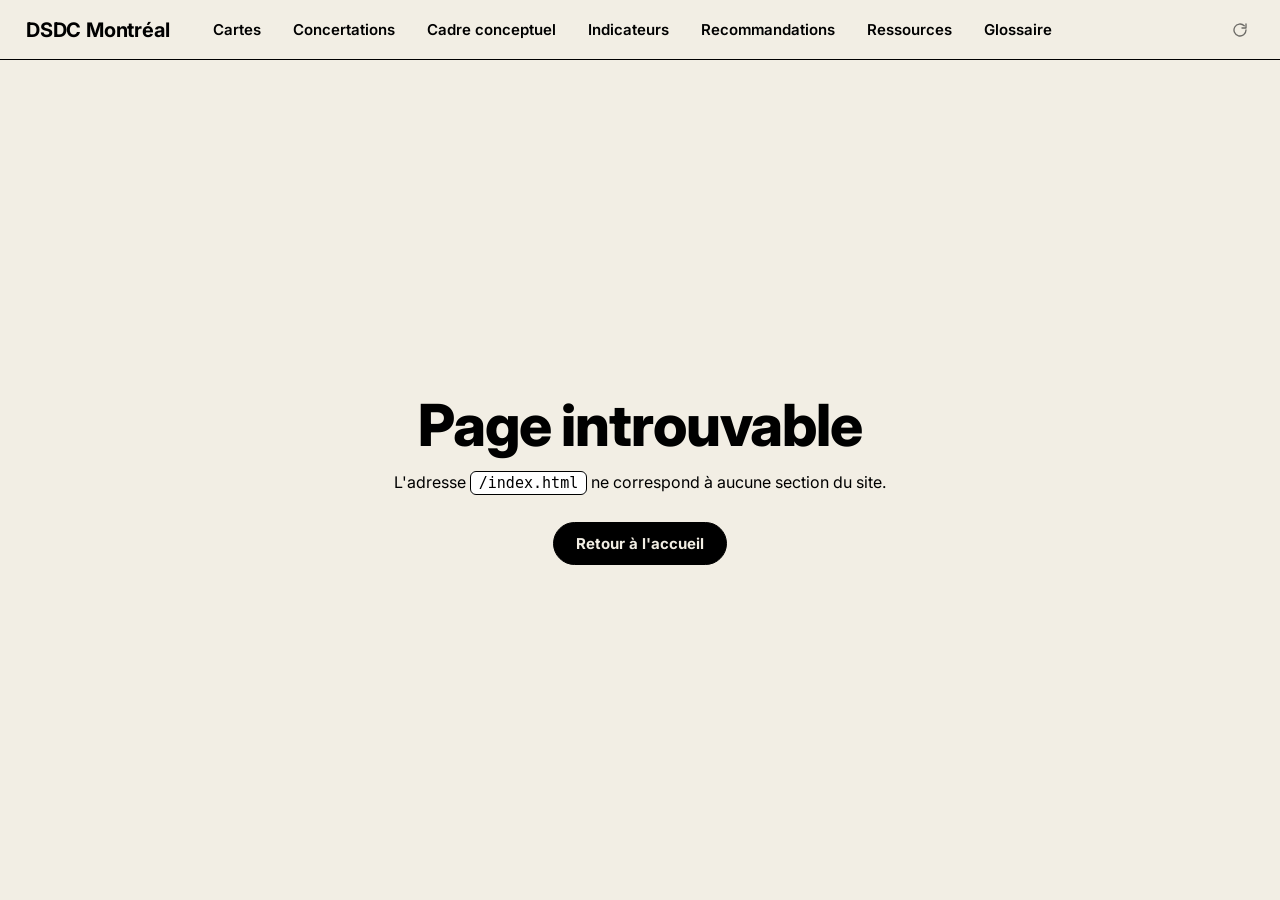
<file: index.html>
<!DOCTYPE html>
<html lang="fr">
<head>
<meta charset="UTF-8">
<meta name="viewport" content="width=device-width, initial-scale=1.0">
<base href="/">
<script>
/* Restaure l'URL propre encodée par 404.html (routage par onglet sur GitHub Pages). */
(function(){var l=window.location;if(l.search[1]==='/'){var d=l.search.slice(1).split('&').map(function(s){return s.replace(/~and~/g,'&');}).join('?');window.history.replaceState(null,null,l.pathname.slice(0,-1)+d+l.hash);}})();
</script>
<title>DSDC Montréal</title>
  <meta name="description" content="Cartes, cadre conceptuel, indicateurs et recommandations sur le développement social et le développement des communautés à Montréal. Une démarche de la Direction régionale de santé publique de Montréal.">
  <link rel="canonical" href="https://dsdcmontreal.ca/">
  <link rel="icon" href="/favicon.svg" type="image/svg+xml">
  <link rel="icon" href="/favicon.ico" sizes="32x32">
  <link rel="apple-touch-icon" href="/apple-touch-icon.png">
  <meta property="og:type" content="website">
  <meta property="og:site_name" content="DSDC Montréal">
  <meta property="og:locale" content="fr_CA">
  <meta property="og:title" content="DSDC Montréal">
  <meta property="og:description" content="Cartes, cadre conceptuel, indicateurs et recommandations sur le développement social et le développement des communautés à Montréal.">
  <meta property="og:url" content="https://dsdcmontreal.ca/">
  <meta property="og:image" content="https://dsdcmontreal.ca/images/og-dsdc-montreal.png">
  <meta property="og:image:width" content="1200">
  <meta property="og:image:height" content="630">
  <meta property="og:image:alt" content="DSDC Montréal — développement social et développement des communautés sur l'île de Montréal">
  <meta name="twitter:card" content="summary_large_image">
  <link rel="preconnect" href="https://fonts.googleapis.com">
  <link rel="preconnect" href="https://fonts.gstatic.com" crossorigin>
  <link href="https://fonts.googleapis.com/css2?family=Inter:wght@300;400;500;600;700;800&display=swap" rel="stylesheet">
  <link rel="stylesheet" href="assets/css/app.css">
  <link rel="stylesheet" href="assets/css/concertations.css">
  <link rel="stylesheet" href="assets/css/landing.css">
</head>
<body>
<div class="app">

  <nav class="nav" aria-label="Sections">
    <div class="brand" title="Retour à l'accueil">DSDC Montréal</div>
    <div class="nav-items">
      <button class="nav-item" id="nav-cartes" data-view="cartes" aria-current="false">Cartes</button>
      <button class="nav-item" id="nav-conc" data-view="conc" aria-current="false">Concertations</button>
      <button class="nav-item" id="nav-cadre" data-view="cadre" aria-current="false">Cadre conceptuel</button>
      <button class="nav-item" id="nav-indic" data-view="indic" aria-current="false">Indicateurs</button>
      <button class="nav-item" id="nav-reco" data-view="reco" aria-current="false">Recommandations</button>
      <button class="nav-item" id="nav-ressources" data-view="ressources" aria-current="false">Ressources</button>
      <button class="nav-item" id="nav-gloss" data-view="gloss" aria-current="false">Glossaire</button>
    </div>
    <a class="nav-sync" href="https://github.com/catherineharder/DSDC-Montreal/actions/workflows/sync.yml" target="_blank" rel="noopener" title="Synchroniser le site depuis Google Sheets (ouvre GitHub Actions — cliquer « Run workflow »)" aria-label="Synchroniser le site depuis Google Sheets"><svg viewBox="0 0 24 24" width="16" height="16" fill="none" stroke="currentColor" stroke-width="2" stroke-linecap="round" stroke-linejoin="round" aria-hidden="true"><path d="M21 12a9 9 0 1 1-2.64-6.36"/><polyline points="21 3 21 9 15 9"/></svg></a>
  </nav>

  <main class="views">

    <!-- Accueil : page d'atterrissage plein écran, sections en séquence -->
    <section class="view active" id="view-accueil" aria-label="Accueil">
      <div class="land">

        <!-- 1. Héros -->
        <section class="land-sec land-hero">
          <h1>DSDC Montréal</h1>
          <div class="accent-bar" aria-hidden="true">
            <span></span><span></span><span></span><span></span><span></span>
          </div>
          <div class="land-scroll-cue" aria-hidden="true">
            <span>Explorer</span>
            <svg viewBox="0 0 24 24" fill="none" stroke="currentColor" stroke-width="2.2" stroke-linecap="round" stroke-linejoin="round"><path d="M12 5v14"/><path d="m19 12-7 7-7-7"/></svg>
          </div>
        </section>

        <!-- 2. Développement social -->
        <section class="land-sec">
          <h2>Qu'est-ce que le développement social&nbsp;?</h2>
          <div class="land-def">
            <div>
              <p class="lead">Le développement social est&nbsp;:</p>
              <ul>
                <li>l'amélioration des conditions de vie&nbsp;;</li>
                <li>la réduction des inégalités&nbsp;;</li>
                <li>l'inclusion sociale&nbsp;;</li>
                <li>et le renforcement du pouvoir d'agir individuel et collectif&nbsp;;</li>
              </ul>
              <p class="lead">découlant de la participation active et intersectorielle d'acteurs&nbsp;:</p>
              <ul class="actors">
                <li>communautaires&nbsp;;</li>
                <li>municipaux&nbsp;;</li>
                <li>institutionnels&nbsp;;</li>
                <li>étatiques&nbsp;;</li>
                <li>ainsi que de l'engagement citoyen.</li>
              </ul>
              <p class="src">Source&nbsp;: <a href="https://rqds.org/a-propos/" target="_blank" rel="noopener">Réseau québécois de développement social (RQDS)</a></p>
            </div>
            <aside class="land-card-aside">
              <h3>Un cadre partagé</h3>
              <p>Cette définition guide l'ensemble de la démarche DSDC&nbsp;: du cadre conceptuel aux indicateurs, jusqu'aux recommandations.</p>
              <a class="land-btn" href="https://rqds.org/a-propos/" target="_blank" rel="noopener">En savoir plus
                <svg viewBox="0 0 24 24" fill="none" stroke="currentColor" stroke-width="2.2" stroke-linecap="round" stroke-linejoin="round"><path d="M7 17 17 7"/><path d="M7 7h10v10"/></svg></a>
              <button class="land-btn ghost" type="button" data-goto="cadre">Voir le cadre conceptuel
                <svg viewBox="0 0 24 24" fill="none" stroke="currentColor" stroke-width="2.2" stroke-linecap="round" stroke-linejoin="round"><path d="M5 12h14"/><path d="m12 5 7 7-7 7"/></svg></button>
            </aside>
          </div>
        </section>

        <!-- 3. Développement des communautés -->
        <section class="land-sec">
          <h2>Développement des communautés</h2>
          <div class="land-two">
            <div class="land-def">
              <div>
                <p class="lead">Le développement des communautés mise sur le pouvoir d'agir collectif des milieux&nbsp;: mobiliser les acteurs d'un territoire pour améliorer, ensemble et durablement, les conditions de vie.</p>
                <p class="src">Source&nbsp;: <a href="https://www.collectifpdc.org/le-developpement-des-communautes" target="_blank" rel="noopener">Collectif des partenaires en développement des communautés</a></p>
              </div>
            </div>
            <figure class="land-figure" data-asset="developpement-des-communautes" data-asset-alt="Développement des communautés">
              <div class="ph">
                <svg viewBox="0 0 24 24" fill="none" stroke="currentColor" stroke-width="1.6" stroke-linecap="round" stroke-linejoin="round"><rect x="3" y="3" width="18" height="18" rx="2"/><path d="m3 16 5-5c.9-.9 2.1-.9 3 0l5 5"/><path d="m14 14 1-1c.9-.9 2.1-.9 3 0l3 3"/><circle cx="8.5" cy="8.5" r="1.5"/></svg>
                <span class="ph-t">Illustration à ajouter</span>
              </div>
              <figcaption>Schéma « Développement des communautés » — <a href="https://www.collectifpdc.org/le-developpement-des-communautes" target="_blank" rel="noopener">collectifpdc.org</a></figcaption>
            </figure>
          </div>
        </section>

        <!-- 4. Explorer les sections -->
        <section class="land-sec land-explore">
          <h2>Les sections</h2>
          <div class="land-grid">
            <button class="land-tile" type="button" data-goto="cartes">
              <div class="t-top"><span class="t-badge"><svg viewBox="0 0 24 24" fill="none" stroke="currentColor" stroke-width="2" stroke-linecap="round" stroke-linejoin="round"><path d="m9 3-6 3v15l6-3 6 3 6-3V3l-6 3-6-3Z"/><path d="M9 3v15"/><path d="M15 6v15"/></svg></span><span class="t-arrow">→</span></div>
              <h3>Cartes</h3><p>Santé Québec, Ville de Montréal, tables de quartier et circonscriptions.</p>
            </button>
            <button class="land-tile" type="button" data-goto="conc">
              <div class="t-top"><span class="t-badge"><svg viewBox="0 0 24 24" fill="none" stroke="currentColor" stroke-width="2" stroke-linecap="round" stroke-linejoin="round"><circle cx="12" cy="8" r="3"/><circle cx="5" cy="17" r="2.5"/><circle cx="19" cy="17" r="2.5"/><path d="M12 11v3M9.5 15.5 7 16.5M14.5 15.5 17 16.5"/></svg></span><span class="t-arrow">→</span></div>
              <h3>Concertations</h3><p>La cartographie des comités et tables de concertation.</p>
            </button>
            <button class="land-tile" type="button" data-goto="cadre">
              <div class="t-top"><span class="t-badge"><svg viewBox="0 0 24 24" fill="none" stroke="currentColor" stroke-width="2" stroke-linecap="round" stroke-linejoin="round"><rect x="3" y="3" width="7" height="7" rx="1"/><rect x="14" y="3" width="7" height="7" rx="1"/><rect x="3" y="14" width="7" height="7" rx="1"/><rect x="14" y="14" width="7" height="7" rx="1"/></svg></span><span class="t-arrow">→</span></div>
              <h3>Cadre conceptuel</h3><p>La logique du DSDC, des intrants aux résultats visés.</p>
            </button>
            <button class="land-tile" type="button" data-goto="indic">
              <div class="t-top"><span class="t-badge"><svg viewBox="0 0 24 24" fill="none" stroke="currentColor" stroke-width="2" stroke-linecap="round" stroke-linejoin="round"><path d="M3 3v18h18"/><path d="m7 14 3-4 3 3 5-7"/></svg></span><span class="t-arrow">→</span></div>
              <h3>Indicateurs</h3><p>Défavorisation, équité, participation, sécurité alimentaire…</p>
            </button>
            <button class="land-tile" type="button" data-goto="reco">
              <div class="t-top"><span class="t-badge"><svg viewBox="0 0 24 24" fill="none" stroke="currentColor" stroke-width="2" stroke-linecap="round" stroke-linejoin="round"><path d="M9 18h6"/><path d="M10 22h4"/><path d="M12 2a7 7 0 0 0-4 12.7c.6.5 1 1.3 1 2.1h6c0-.8.4-1.6 1-2.1A7 7 0 0 0 12 2Z"/></svg></span><span class="t-arrow">→</span></div>
              <h3>Recommandations</h3><p>Cinq pistes d'action concrètes, chacune avec une ressource pour la mettre en œuvre.</p>
            </button>
            <button class="land-tile" type="button" data-goto="ressources">
              <div class="t-top"><span class="t-badge"><svg viewBox="0 0 24 24" fill="none" stroke="currentColor" stroke-width="2" stroke-linecap="round" stroke-linejoin="round"><path d="M4 4h11l5 5v11a1 1 0 0 1-1 1H4a1 1 0 0 1-1-1V5a1 1 0 0 1 1-1Z"/><path d="M14 4v5h5"/></svg></span><span class="t-arrow">→</span></div>
              <h3>Ressources</h3><p>Toutes les sources documentaires, cherchables et filtrables.</p>
            </button>
            <button class="land-tile" type="button" data-goto="gloss">
              <div class="t-top"><span class="t-badge"><svg viewBox="0 0 24 24" fill="none" stroke="currentColor" stroke-width="2" stroke-linecap="round" stroke-linejoin="round"><path d="M4 19.5A2.5 2.5 0 0 1 6.5 17H20"/><path d="M6.5 2H20v20H6.5A2.5 2.5 0 0 1 4 19.5v-15A2.5 2.5 0 0 1 6.5 2Z"/></svg></span><span class="t-arrow">→</span></div>
              <h3>Glossaire</h3><p>Les acronymes du milieu, de A à Z.</p>
            </button>
          </div>
        </section>

      </div>
    </section>

    <!-- Cartes : Santé Québec, Ville, Tables de quartier, Circonscriptions -->
    <section class="view" id="view-cartes" aria-label="Cartes" hidden>
      <div class="views map-views">
        <section class="view active" id="view-sante" aria-label="Santé Québec">
      <div class="wrap">
        <section class="map-side">
          <div class="map-eyebrow" role="group" aria-label="Choisir une carte"><button class="map-pick" data-map="sante">Santé Québec</button><button class="map-pick" data-map="ville">Ville de Montréal</button><button class="map-pick" data-map="tdq">Tables de quartier</button><button class="map-pick" data-map="deputes">Circonscriptions</button></div>
          <div class="map-head"><img class="logo logo-nudge" src="assets/logos/sante-quebec.png" width="840" height="254" alt="Santé Québec"></div>
          <div class="map-stage"><div class="legend"><div><span class="sw low"></span>Région sociosanitaire (RSS) de Montréal</div><div><span class="sw mid"></span>Les 5 réseaux territoriaux de services (RTS)</div><div><span class="sw high"></span>Les réseaux locaux de services (RLS)</div></div><svg id="sante-map" viewBox="0 0 1000 875" preserveAspectRatio="xMidYMid meet" role="group" aria-label="Carte des territoires de CIUSSS"></svg></div>
        </section>
        <aside class="panel" id="panel-sante" aria-live="polite">
          <h2>CIUSSS de Montréal</h2><hr class="rule">
          <p class="intro">Cliquez un territoire pour afficher ses directions. (Données à intégrer.)</p>
        </aside>
      </div>
    </section>

    <!-- Ville de Montréal : arrondissements -->
    <section class="view" id="view-ville" aria-label="Ville de Montréal" hidden>
      <div class="wrap">
        <section class="map-side">
          <div class="map-eyebrow" role="group" aria-label="Choisir une carte"><button class="map-pick" data-map="sante">Santé Québec</button><button class="map-pick" data-map="ville">Ville de Montréal</button><button class="map-pick" data-map="tdq">Tables de quartier</button><button class="map-pick" data-map="deputes">Circonscriptions</button></div>
          <div class="map-head"><img class="logo" src="assets/logos/logo-montreal.png" width="1200" height="259" alt="Ville de Montréal"></div>
          <div class="map-stage"><div class="legend"><div><span class="sw mid"></span>Arrondissement</div><div><span class="sw low"></span>Ville liée</div></div><svg id="ville-map" viewBox="0 0 1000 875" preserveAspectRatio="xMidYMid meet" role="group" aria-label="Carte des arrondissements"></svg></div>
        </section>
        <aside class="panel" id="ville-panel" aria-live="polite"></aside>
      </div>
    </section>

    <!-- Tables de quartier : 32 territoires -->
    <section class="view" id="view-tdq" aria-label="Tables de quartier" hidden>
      <div class="wrap">
        <section class="map-side">
          <div class="map-eyebrow" role="group" aria-label="Choisir une carte"><button class="map-pick" data-map="sante">Santé Québec</button><button class="map-pick" data-map="ville">Ville de Montréal</button><button class="map-pick" data-map="tdq">Tables de quartier</button><button class="map-pick" data-map="deputes">Circonscriptions</button></div>
          <div class="map-head"><img class="logo logo-tdq" src="assets/logos/tables-de-quartier.png" width="512" height="512" alt="Tables de quartier"></div>
          <div class="map-stage"><div class="legend"><div><span class="sw mid"></span>Table de quartier</div><div><span class="sw low"></span>Secteur sans table</div></div><svg id="tdq-map" viewBox="0 0 1000 875" preserveAspectRatio="xMidYMid meet" role="group" aria-label="Carte des 32 tables de quartier de l'île de Montréal"></svg></div>
        </section>
        <aside class="panel" id="tdq-panel" aria-live="polite"></aside>
      </div>
    </section>

    <!-- Députés : circonscriptions provinciales de l'île, colorées par parti -->
    <section class="view" id="view-deputes" aria-label="Députés" hidden>
      <div class="wrap">
        <section class="map-side">
          <div class="map-eyebrow" role="group" aria-label="Choisir une carte"><button class="map-pick" data-map="sante">Santé Québec</button><button class="map-pick" data-map="ville">Ville de Montréal</button><button class="map-pick" data-map="tdq">Tables de quartier</button><button class="map-pick" data-map="deputes">Circonscriptions</button></div>
          <div class="map-head"><img class="logo" data-asset="assemblee-nationale" src="images/assets/assemblee-nationale.png" width="1200" height="577" alt="Assemblée nationale du Québec"></div>
          <div class="map-stage"><div class="legend" id="deputes-legend"></div><svg id="deputes-map" viewBox="0 0 1000 875" preserveAspectRatio="xMidYMid meet" role="group" aria-label="Carte des 27 circonscriptions provinciales de l'île de Montréal"></svg></div>
        </section>
        <aside class="panel" id="deputes-panel" aria-live="polite"></aside>
      </div>
    </section>

      </div><!-- /.map-views -->
    </section><!-- /#view-cartes -->

    <!-- Concertations -->
    <section class="view" id="view-conc" aria-label="Concertations" hidden>
      <div class="conc-app embed" id="conc-root"></div>
    </section>

    <!-- Cadre conceptuel : cadre-frame.html en iframe.
         Le fichier ne peut pas s'appeler « cadre.html » : GitHub Pages le
         servirait pour /cadre et le rechargement de l'onglet afficherait la
         page nue, sans barre de navigation. -->
    <section class="view" id="view-cadre" aria-label="Cadre conceptuel" hidden>
      <iframe class="gloss-frame" src="cadre-frame.html" title="Cadre conceptuel DSDC" loading="lazy"></iframe>
    </section>

    <!-- Indicateurs : quatre onglets (Défavorisation, Équité des milieux de vie,
         Capital social, Résultats transitoires), menu déroulant d'indicateurs,
         sélecteur de découpage SQ / VdM / TQ -->
    <section class="view" id="view-indic" aria-label="Indicateurs" hidden>
      <div class="wrap">
        <section class="map-side">
          <div class="map-eyebrow" role="group" aria-label="Choisir un onglet" id="indic-eyebrow"></div>
          <div class="map-head"><h1 id="indic-title">Défavorisation</h1></div>
          <div class="indic-controls">
            <select class="indic-select" id="indic-select" aria-label="Choisir un indicateur"></select>
            <div class="dim-switch" id="indic-geos" role="group" aria-label="Choisir un découpage territorial"></div>
          </div>
          <div class="map-stage">
            <div class="legend indic-legend" id="indic-legend"></div>
            <svg id="indic-map" viewBox="0 0 1000 875" preserveAspectRatio="xMidYMid meet" role="group" aria-label="Carte des indicateurs par territoire"></svg>
            <div class="indic-graph" id="indic-graph" hidden></div>
          </div>
        </section>
        <aside class="panel" id="indic-panel" aria-live="polite"></aside>
      </div>
    </section>

    <!-- Recommandations : 5 pistes d'action + panneau de ressources à droite -->
    <section class="view" id="view-reco" aria-label="Recommandations" hidden>
      <div class="wrap">
        <section class="reco-side">
          <div class="reco-head"><h1>Recommandations</h1></div>
          <div class="reco-list" id="reco-list">
            <button type="button" class="reco-card" data-reco="1" aria-controls="reco-panel">
              <span class="r-num" aria-hidden="true">1</span>
              <h3>Partager le pouvoir, pas seulement la parole</h3>
              <p>Viser le partenariat et le leadership citoyen plutôt que la consultation. Bâtir la confiance avec les citoyens.</p>
            </button>
            <button type="button" class="reco-card" data-reco="2" aria-controls="reco-panel">
              <span class="r-num" aria-hidden="true">2</span>
              <h3>Investir le rôle d'influence des politiques publiques</h3>
              <p>Une veille et les compétences pour porter le DS-DC devant les décideurs. Renforcer les contacts politiques.</p>
            </button>
            <button type="button" class="reco-card" data-reco="3" aria-controls="reco-panel">
              <span class="r-num" aria-hidden="true">3</span>
              <h3>Alléger la charge qu'on impose au milieu</h3>
              <p>Financement souple et à la mission, reddition de comptes simplifiée, moins de comités.</p>
            </button>
            <button type="button" class="reco-card" data-reco="4" aria-controls="reco-panel">
              <span class="r-num" aria-hidden="true">4</span>
              <h3>Outiller le milieu communautaire avec des données</h3>
              <p>Interpeller des chercheurs, choisir des indicateurs avec les milieux, créer des outils accessibles et une mesure commune.</p>
            </button>
            <button type="button" class="reco-card" data-reco="5" aria-controls="reco-panel">
              <span class="r-num" aria-hidden="true">5</span>
              <h3>S'ouvrir à des partenaires non-conventionnels</h3>
              <p>Inclure davantage les communautés religieuses, sociétés de développement commercial, associations de marchands, etc.</p>
            </button>
          </div>
          <p class="reco-note">Formulation de travail à valider avec l'équipe DSDC. Ces recommandations découlent de l'objectif&nbsp;6 du mandat de stage — «&nbsp;Formuler des recommandations&nbsp;» — et alimentent la synthèse finale.</p>
        </section>
        <aside class="panel" id="reco-panel" aria-live="polite"></aside>
      </div>
    </section>

    <!-- Ressources : contenu rendu par assets/js/ressources.js à partir de
         assets/data/ressources.data.js. Volontairement vide ici. -->
    <section class="view" id="view-ressources" aria-label="Ressources" hidden></section>

    <section class="view" id="view-gloss" aria-label="Glossaire" hidden>
      <iframe class="gloss-frame" src="acronymes.html" title="Glossaire des acronymes" loading="lazy"></iframe>
    </section>

  </main>
</div>

  <!-- coeur : helpers + nav -->
  <script src="assets/js/app.js"></script>
  <!-- visuels synchronisés depuis Notion : manifeste puis application au DOM -->
  <script src="assets/data/assets-manifest.js"></script>
  <script src="assets/js/assets.js"></script>
  <!-- carte Ville de Montréal : données puis logique -->
  <script src="assets/data/ville-montreal.data.js"></script>
  <script src="assets/js/ville-montreal.js"></script>
  <!-- carte Tables de quartier : 32 territoires découpés sur la silhouette de l'île -->
  <script src="assets/data/tables-quartier.data.js"></script>
  <script src="assets/data/tables-quartier.members.js"></script>
  <script src="assets/js/tables-quartier.js"></script>
  <!-- carte Santé Québec : données puis logique -->
  <script src="assets/data/sante-quebec.data.js"></script>
  <script src="assets/js/sante-quebec.js"></script>
  <!-- carte Circonscriptions : 27 circonscriptions provinciales de l'île (données générées) -->
  <script src="assets/data/deputes.data.js"></script>
  <script src="assets/data/deputes-overrides.data.js"></script>
  <script src="assets/js/deputes.js"></script>
  <!-- section Indicateurs : données (générées) puis logique — réutilise la géométrie TDQ -->
  <script src="assets/data/indicateurs.data.js"></script>
  <script src="assets/data/participation-extra.data.js"></script>
  <script src="assets/js/indicateurs.js"></script>
  <!-- section Concertations : données puis rendu -->
  <script src="assets/data/concertations.data.js"></script>
  <script src="assets/js/concertations.js"></script>
  <!-- section Ressources : catalogue de sources puis rendu -->
  <script src="assets/data/ressources.data.js"></script>
  <script src="assets/js/ressources.js"></script>
  <!-- section Recommandations : panneau de ressources associé à chaque piste -->
  <script src="assets/js/reco.js"></script>
</body>
</html>
</file>
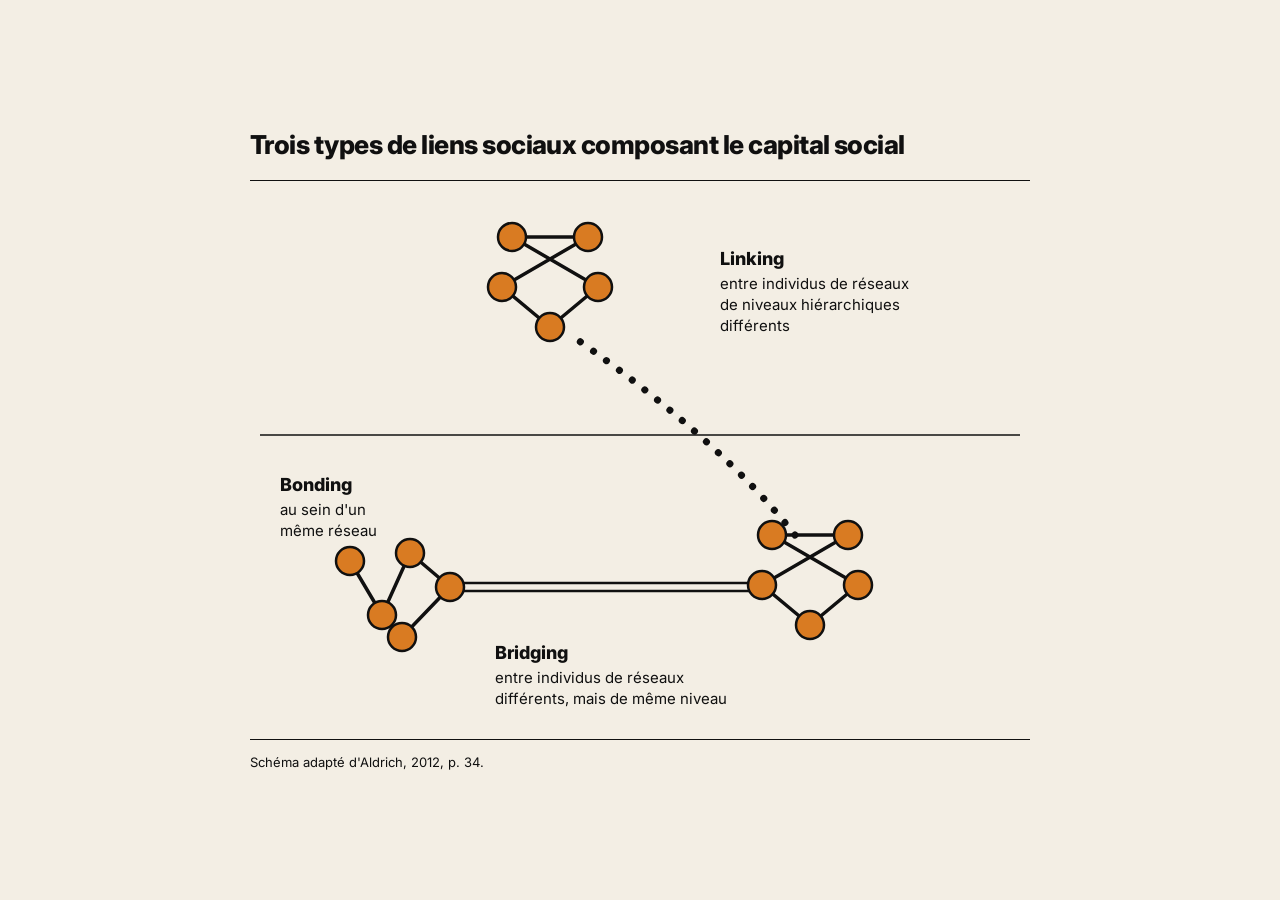
<file: capital-social-liens.html>
<!doctype html>
<html lang="fr">
<head>
<meta charset="utf-8">
<meta name="viewport" content="width=device-width, initial-scale=1">
<title>Trois types de liens sociaux — DSDC Montréal</title>
<link rel="preconnect" href="https://fonts.googleapis.com">
<link rel="preconnect" href="https://fonts.gstatic.com" crossorigin>
<link href="https://fonts.googleapis.com/css2?family=Inter:wght@400;600;800&display=swap" rel="stylesheet">
<style>
  :root{ --cream:#F3EEE4; --ink:#101010; --accent:#D97B22; }
  *{box-sizing:border-box;}
  html,body{margin:0;}
  body{background:var(--cream);color:var(--ink);
    font-family:'Inter',-apple-system,'Segoe UI',Helvetica,Arial,sans-serif;
    display:flex;align-items:center;justify-content:center;min-height:100vh;padding:48px 28px;}

  .fig{max-width:780px;width:100%;}
  .fig h1{margin:0 0 20px;font-size:26px;font-weight:800;letter-spacing:-.02em;line-height:1.15;}
  .fig svg{display:block;width:100%;height:auto;
    border-top:1.5px solid var(--ink);border-bottom:1.5px solid var(--ink);padding:14px 0;}
  .fig .src{margin:14px 0 0;font-size:13px;}

  /* Traits du schéma : tout en noir, seuls les nœuds portent l'accent. */
  .edge{stroke:var(--ink);stroke-width:3.5;stroke-linecap:round;fill:none;}
  .node{fill:var(--accent);stroke:var(--ink);stroke-width:2.5;}
  .level{stroke:var(--ink);stroke-width:1.5;}
  .link-dots{stroke:var(--ink);stroke-width:7;stroke-linecap:round;
    stroke-dasharray:0.1 16;fill:none;}
  .t{font-family:'Inter',Helvetica,Arial,sans-serif;fill:var(--ink);}
  .t-name{font-size:18px;font-weight:800;}
  .t-def{font-size:15px;}
</style>
</head>
<body>

  <div class="fig">
    <h1>Trois types de liens sociaux composant le capital social</h1>

    <svg viewBox="0 0 780 530" role="img"
         aria-label="Schéma : le bonding relie les individus d'un même réseau, le bridging relie deux réseaux de même niveau, le linking relie des réseaux de niveaux hiérarchiques différents.">

      <!-- ligne de partage entre les deux niveaux hiérarchiques -->
      <line class="level" x1="10" y1="240" x2="770" y2="240"/>

      <!-- linking : lien pointillé qui traverse les niveaux -->
      <path class="link-dots" d="M 545 340 Q 470 245 325 143"/>

      <!-- bridging : lien double entre deux réseaux de même niveau -->
      <line class="edge" style="stroke-width:2.5" x1="200" y1="388" x2="512" y2="388"/>
      <line class="edge" style="stroke-width:2.5" x1="200" y1="396" x2="512" y2="396"/>

      <!-- réseau du haut (niveau supérieur) -->
      <g>
        <path class="edge" d="M262 42 H338 M262 42 L348 92 M338 42 L252 92 M252 92 L300 132 M348 92 L300 132"/>
        <circle class="node" cx="262" cy="42" r="14"/>
        <circle class="node" cx="338" cy="42" r="14"/>
        <circle class="node" cx="252" cy="92" r="14"/>
        <circle class="node" cx="348" cy="92" r="14"/>
        <circle class="node" cx="300" cy="132" r="14"/>
      </g>

      <!-- réseau bas-gauche : liens internes = bonding -->
      <g>
        <path class="edge" d="M100 366 L132 420 M132 420 L160 358 M160 358 L200 392 M132 420 L152 442 M152 442 L200 392"/>
        <circle class="node" cx="100" cy="366" r="14"/>
        <circle class="node" cx="132" cy="420" r="14"/>
        <circle class="node" cx="160" cy="358" r="14"/>
        <circle class="node" cx="200" cy="392" r="14"/>
        <circle class="node" cx="152" cy="442" r="14"/>
      </g>

      <!-- réseau bas-droite -->
      <g>
        <path class="edge" d="M522 340 H598 M522 340 L608 390 M598 340 L512 390 M512 390 L560 430 M608 390 L560 430"/>
        <circle class="node" cx="522" cy="340" r="14"/>
        <circle class="node" cx="598" cy="340" r="14"/>
        <circle class="node" cx="512" cy="390" r="14"/>
        <circle class="node" cx="608" cy="390" r="14"/>
        <circle class="node" cx="560" cy="430" r="14"/>
      </g>

      <!-- étiquettes -->
      <text class="t t-name" x="470" y="70">Linking</text>
      <text class="t t-def" x="470" y="94">entre individus de réseaux</text>
      <text class="t t-def" x="470" y="115">de niveaux hiérarchiques</text>
      <text class="t t-def" x="470" y="136">différents</text>

      <text class="t t-name" x="30" y="296">Bonding</text>
      <text class="t t-def" x="30" y="320">au sein d'un</text>
      <text class="t t-def" x="30" y="341">même réseau</text>

      <text class="t t-name" x="245" y="464">Bridging</text>
      <text class="t t-def" x="245" y="488">entre individus de réseaux</text>
      <text class="t t-def" x="245" y="509">différents, mais de même niveau</text>
    </svg>

    <p class="src">Schéma adapté d'Aldrich, 2012, p. 34.</p>
  </div>

</body>
</html>
</file>
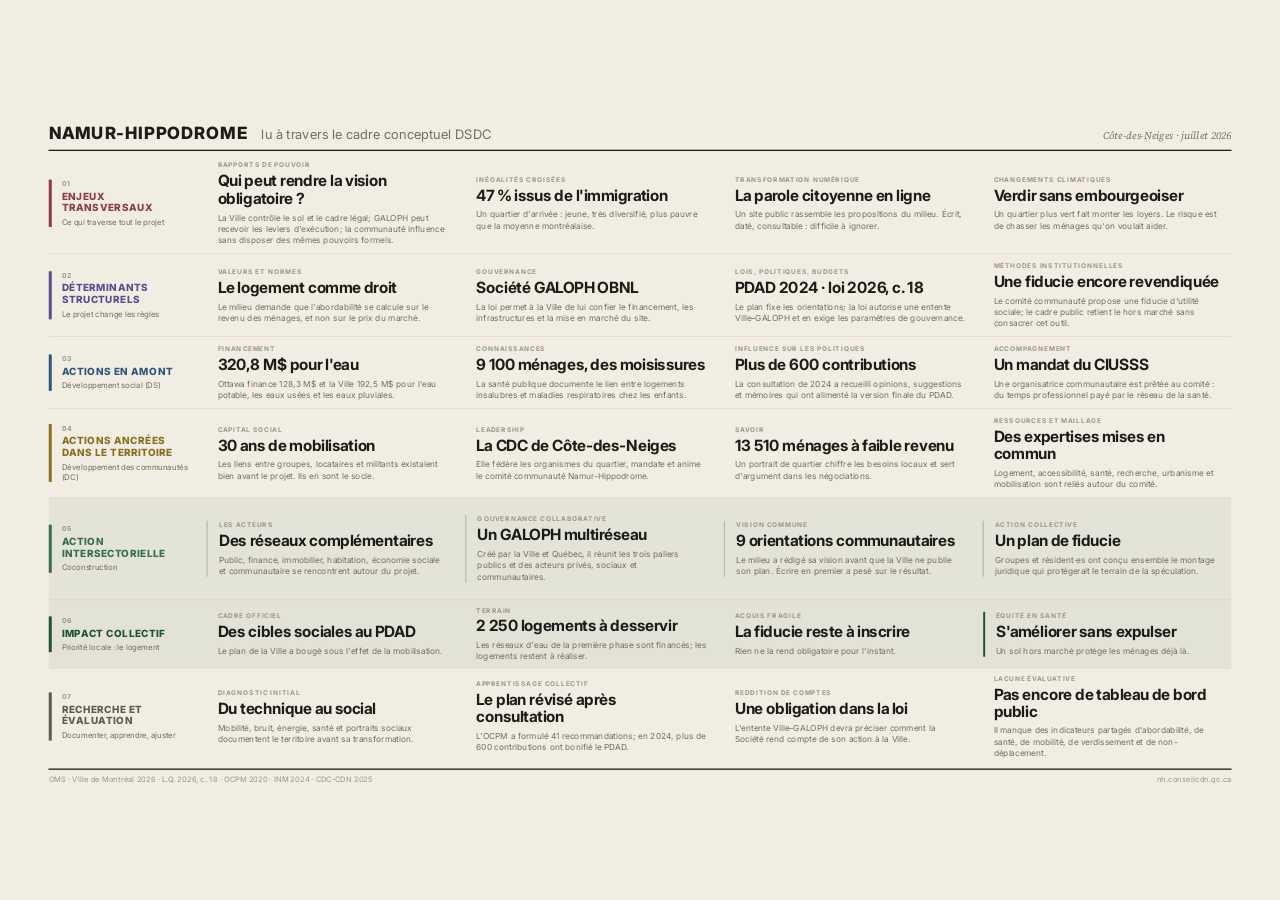
<file: exemple-namur.html>
<!DOCTYPE html>
<html lang="fr-CA">
<head>
<meta charset="utf-8">
<title>Namur-Hippodrome · Cadre conceptuel DSDC</title>
<meta name="robots" content="noindex">
<link rel="icon" href="/favicon.svg" type="image/svg+xml">
<!-- Onglet « Exemple » de /cadre : cette planche est chargée dans une iframe
     par cadre-frame.html. Elle fonctionne aussi ouverte seule.
     La planche fait 1920 × 1080 et se met à l'échelle de la place disponible
     (fit), après avoir resserré son interlignage si les rangées débordent
     (autofit). -->
<link rel="preconnect" href="https://fonts.googleapis.com">
<link rel="preconnect" href="https://fonts.gstatic.com" crossorigin>
<link href="https://fonts.googleapis.com/css2?family=Inter:wght@400;500;600;700;800&family=Source+Serif+4:ital,opsz,wght@0,8..60,400;0,8..60,600;1,8..60,400&display=swap" rel="stylesheet">
<style>
  :root{
    --cream:#F2EDE3;
    --ink:#1E1C19;
    --muted:#726D63;
    --faint:#9A9488;
    --rule:#DCD5C7;
    --c-enjeux:#8E3B48;
    --c-determ:#5B4B92;
    --c-ds:#2C567F;
    --c-dc:#8A6D1F;
    --c-inter:#35704A;
    --c-impact:#1E5136;
    --c-rech:#5E5A52;
    --m:1;
  }
  *{box-sizing:border-box;margin:0;padding:0}
  html,body{background:#F2EEE4;font-family:'Inter',-apple-system,BlinkMacSystemFont,'Helvetica Neue',Arial,sans-serif;-webkit-font-smoothing:antialiased}

  #stage{display:flex;align-items:center;justify-content:center;min-height:100vh;padding:16px}
  .slide{width:1920px;height:1080px;flex:none;background:var(--cream);color:var(--ink);
    padding:36px 50px 26px;display:flex;flex-direction:column;transform-origin:center center}

  /* ---------- header ---------- */
  .head{display:flex;align-items:baseline;justify-content:space-between;
    border-bottom:2px solid var(--ink);padding-bottom:11px;margin-bottom:4px}
  .head h1{font-size:26px;font-weight:800;letter-spacing:.05em;text-transform:uppercase}
  .head h1 span{font-weight:400;color:var(--muted);letter-spacing:.01em;text-transform:none;font-size:20px;margin-left:14px}
  .head .meta{font-family:'Source Serif 4',Georgia,serif;font-style:italic;font-size:16px;color:var(--muted)}

  /* ---------- rows ---------- */
  .rows{flex:1;display:flex;flex-direction:column;justify-content:flex-start;overflow:hidden}
  .row{display:grid;grid-template-columns:228px repeat(4,1fr);gap:0 32px;
       padding:calc(12px * var(--m)) 0;border-bottom:1px solid var(--rule);flex:0 0 auto;align-content:center}
  .row:last-child{border-bottom:none}

  .rowlab{border-left:5px solid var(--ink);padding-left:15px;align-self:center}
  .rowlab .n{font-size:calc(11px * var(--m));font-weight:700;letter-spacing:.16em;color:var(--faint);display:block;margin-bottom:4px}
  .rowlab .t{font-size:calc(16px * var(--m));font-weight:800;letter-spacing:.06em;text-transform:uppercase;line-height:1.18;display:block}
  .rowlab .s{font-size:calc(12.5px * var(--m));color:var(--muted);line-height:1.3;margin-top:5px;display:block;font-weight:400}

  .cell{align-self:center;padding-right:12px}
  .eyebrow{font-size:calc(10.5px * var(--m));font-weight:700;letter-spacing:.13em;text-transform:uppercase;
           color:var(--faint);margin-bottom:6px}
  .fact{font-size:calc(25px * var(--m));font-weight:700;line-height:1.13;letter-spacing:-.018em}
  .sub{font-size:calc(13.4px * var(--m));line-height:1.36;color:var(--muted);margin-top:7px}

  /* row accents */
  .r1 .rowlab{border-color:var(--c-enjeux)} .r1 .rowlab .t{color:var(--c-enjeux)}
  .r2 .rowlab{border-color:var(--c-determ)} .r2 .rowlab .t{color:var(--c-determ)}
  .r3 .rowlab{border-color:var(--c-ds)}     .r3 .rowlab .t{color:var(--c-ds)}
  .r4 .rowlab{border-color:var(--c-dc)}     .r4 .rowlab .t{color:var(--c-dc)}
  .r5 .rowlab{border-color:var(--c-inter)}  .r5 .rowlab .t{color:var(--c-inter)}
  .r6 .rowlab{border-color:var(--c-impact)} .r6 .rowlab .t{color:var(--c-impact)}
  .r7 .rowlab{border-color:var(--c-rech)}   .r7 .rowlab .t{color:var(--c-rech)}

  /* row 05 is the heart: more room, but typography stays consistent */
  .r5{background:rgba(53,112,74,.08);flex:1 1 auto;padding:calc(18px * var(--m)) 0}
  .r5 .cell{border-left:2px solid rgba(53,112,74,.3);padding-left:17px;margin-left:-17px}

  /* rows 06 and 07 are compact, with the same type scale */
  .r6,.r7{padding:calc(9px * var(--m)) 0}
  .r6{background:rgba(30,81,54,.07)}
  .r6 .equite{border-left:3px solid var(--c-impact);padding-left:16px;margin-left:-16px}
  .fact,.hl{color:var(--ink)}

  /* ---------- footer ---------- */
  .foot{display:flex;justify-content:space-between;align-items:baseline;
        border-top:2px solid var(--ink);margin-top:6px;padding-top:8px;
        font-size:11.5px;color:var(--faint);letter-spacing:.02em}
  .foot a{color:inherit;text-decoration:none}
  .foot a:hover{text-decoration:underline}

  .measuring .row{flex:0 0 auto !important}

  @media print{
    html,body{background:#fff}
    #stage{padding:0;min-height:auto}
    .slide{transform:none!important}
    @page{size:1920px 1080px;margin:0}
  }
</style>
</head>
<body>

<div id="stage">
<div class="slide" id="slide">

  <div class="head">
    <h1>Namur-Hippodrome <span>lu à travers le cadre conceptuel DSDC</span></h1>
    <div class="meta">Côte-des-Neiges · juillet 2026</div>
  </div>

  <div class="rows">

    <!-- 01 -->
    <div class="row r1">
      <div class="rowlab">
        <span class="n">01</span>
        <span class="t">Enjeux transversaux</span>
        <span class="s">Ce qui traverse tout le projet</span>
      </div>
      <div class="cell">
        <div class="eyebrow">Rapports de pouvoir</div>
        <div class="fact">Qui peut rendre la vision obligatoire ?</div>
        <div class="sub">La Ville contrôle le sol et le cadre légal; GALOPH peut recevoir les leviers d'exécution; la communauté influence sans disposer des mêmes pouvoirs formels.</div>
      </div>
      <div class="cell">
        <div class="eyebrow">Inégalités croisées</div>
        <div class="fact"><span class="hl">47 %</span> issus de l'immigration</div>
        <div class="sub">Un quartier d'arrivée : jeune, très diversifié, plus pauvre que la moyenne montréalaise.</div>
      </div>
      <div class="cell">
        <div class="eyebrow">Transformation numérique</div>
        <div class="fact">La parole citoyenne en ligne</div>
        <div class="sub">Un site public rassemble les propositions du milieu. Écrit, daté, consultable : difficile à ignorer.</div>
      </div>
      <div class="cell">
        <div class="eyebrow">Changements climatiques</div>
        <div class="fact">Verdir sans embourgeoiser</div>
        <div class="sub">Un quartier plus vert fait monter les loyers. Le risque est de chasser les ménages qu'on voulait aider.</div>
      </div>
    </div>

    <!-- 02 -->
    <div class="row r2">
      <div class="rowlab">
        <span class="n">02</span>
        <span class="t">Déterminants structurels</span>
        <span class="s">Le projet change les règles</span>
      </div>
      <div class="cell">
        <div class="eyebrow">Valeurs et normes</div>
        <div class="fact">Le logement comme droit</div>
        <div class="sub">Le milieu demande que l'abordabilité se calcule sur le revenu des ménages, et non sur le prix du marché.</div>
      </div>
      <div class="cell">
        <div class="eyebrow">Gouvernance</div>
        <div class="fact">Société GALOPH OBNL</div>
        <div class="sub">La loi permet à la Ville de lui confier le financement, les infrastructures et la mise en marché du site.</div>
      </div>
      <div class="cell">
        <div class="eyebrow">Lois, politiques, budgets</div>
        <div class="fact">PDAD 2024 · loi 2026, c. 18</div>
        <div class="sub">Le plan fixe les orientations; la loi autorise une entente Ville–GALOPH et en exige les paramètres de gouvernance.</div>
      </div>
      <div class="cell">
        <div class="eyebrow">Méthodes institutionnelles</div>
        <div class="fact">Une fiducie encore revendiquée</div>
        <div class="sub">Le comité communauté propose une fiducie d'utilité sociale; le cadre public retient le hors marché sans consacrer cet outil.</div>
      </div>
    </div>

    <!-- 03 -->
    <div class="row r3">
      <div class="rowlab">
        <span class="n">03</span>
        <span class="t">Actions en amont</span>
        <span class="s">Développement social (DS)</span>
      </div>
      <div class="cell">
        <div class="eyebrow">Financement</div>
        <div class="fact">320,8 M$ pour l'eau</div>
        <div class="sub">Ottawa finance 128,3 M$ et la Ville 192,5 M$ pour l'eau potable, les eaux usées et les eaux pluviales.</div>
      </div>
      <div class="cell">
        <div class="eyebrow">Connaissances</div>
        <div class="fact"><span class="hl">9 100</span> ménages, des moisissures</div>
        <div class="sub">La santé publique documente le lien entre logements insalubres et maladies respiratoires chez les enfants.</div>
      </div>
      <div class="cell">
        <div class="eyebrow">Influence sur les politiques</div>
        <div class="fact">Plus de 600 contributions</div>
        <div class="sub">La consultation de 2024 a recueilli opinions, suggestions et mémoires qui ont alimenté la version finale du PDAD.</div>
      </div>
      <div class="cell">
        <div class="eyebrow">Accompagnement</div>
        <div class="fact">Un mandat du CIUSSS</div>
        <div class="sub">Une organisatrice communautaire est prêtée au comité : du temps professionnel payé par le réseau de la santé.</div>
      </div>
    </div>

    <!-- 04 -->
    <div class="row r4">
      <div class="rowlab">
        <span class="n">04</span>
        <span class="t">Actions ancrées dans le territoire</span>
        <span class="s">Développement des communautés (DC)</span>
      </div>
      <div class="cell">
        <div class="eyebrow">Capital social</div>
        <div class="fact">30 ans de mobilisation</div>
        <div class="sub">Les liens entre groupes, locataires et militants existaient bien avant le projet. Ils en sont le socle.</div>
      </div>
      <div class="cell">
        <div class="eyebrow">Leadership</div>
        <div class="fact">La CDC de Côte-des-Neiges</div>
        <div class="sub">Elle fédère les organismes du quartier, mandate et anime le comité communauté Namur-Hippodrome.</div>
      </div>
      <div class="cell">
        <div class="eyebrow">Savoir</div>
        <div class="fact">13 510 ménages à faible revenu</div>
        <div class="sub">Un portrait de quartier chiffre les besoins locaux et sert d'argument dans les négociations.</div>
      </div>
      <div class="cell">
        <div class="eyebrow">Ressources et maillage</div>
        <div class="fact">Des expertises mises en commun</div>
        <div class="sub">Logement, accessibilité, santé, recherche, urbanisme et mobilisation sont reliés autour du comité.</div>
      </div>
    </div>

    <!-- 05 -->
    <div class="row r5">
      <div class="rowlab">
        <span class="n">05</span>
        <span class="t">Action intersectorielle</span>
        <span class="s">Coconstruction</span>
      </div>
      <div class="cell">
        <div class="eyebrow">Les acteurs</div>
        <div class="fact">Des réseaux complémentaires</div>
        <div class="sub">Public, finance, immobilier, habitation, économie sociale et communautaire se rencontrent autour du projet.</div>
      </div>
      <div class="cell">
        <div class="eyebrow">Gouvernance collaborative</div>
        <div class="fact">Un GALOPH multiréseau</div>
        <div class="sub">Créé par la Ville et Québec, il réunit les trois paliers publics et des acteurs privés, sociaux et communautaires.</div>
      </div>
      <div class="cell">
        <div class="eyebrow">Vision commune</div>
        <div class="fact">9 orientations communautaires</div>
        <div class="sub">Le milieu a rédigé sa vision avant que la Ville ne publie son plan. Écrire en premier a pesé sur le résultat.</div>
      </div>
      <div class="cell">
        <div class="eyebrow">Action collective</div>
        <div class="fact">Un plan de fiducie</div>
        <div class="sub">Groupes et résident·es ont conçu ensemble le montage juridique qui protégerait le terrain de la spéculation.</div>
      </div>
    </div>

    <!-- 06 -->
    <div class="row r6">
      <div class="rowlab">
        <span class="n">06</span>
        <span class="t">Impact collectif</span>
        <span class="s">Priorité locale : le logement</span>
      </div>
      <div class="cell">
        <div class="eyebrow">Cadre officiel</div>
        <div class="fact">Des cibles sociales au PDAD</div>
        <div class="sub">Le plan de la Ville a bougé sous l'effet de la mobilisation.</div>
      </div>
      <div class="cell">
        <div class="eyebrow">Terrain</div>
        <div class="fact">2 250 logements à desservir</div>
        <div class="sub">Les réseaux d'eau de la première phase sont financés; les logements restent à réaliser.</div>
      </div>
      <div class="cell">
        <div class="eyebrow">Acquis fragile</div>
        <div class="fact">La fiducie reste à inscrire</div>
        <div class="sub">Rien ne la rend obligatoire pour l'instant.</div>
      </div>
      <div class="cell equite">
        <div class="eyebrow">Équité en santé</div>
        <div class="fact">S'améliorer sans expulser</div>
        <div class="sub">Un sol hors marché protège les ménages déjà là.</div>
      </div>
    </div>

    <!-- 07 -->
    <div class="row r7">
      <div class="rowlab">
        <span class="n">07</span>
        <span class="t">Recherche et évaluation</span>
        <span class="s">Documenter, apprendre, ajuster</span>
      </div>
      <div class="cell">
        <div class="eyebrow">Diagnostic initial</div>
        <div class="fact">Du technique au social</div>
        <div class="sub">Mobilité, bruit, énergie, santé et portraits sociaux documentent le territoire avant sa transformation.</div>
      </div>
      <div class="cell">
        <div class="eyebrow">Apprentissage collectif</div>
        <div class="fact">Le plan révisé après consultation</div>
        <div class="sub">L'OCPM a formulé 41 recommandations; en 2024, plus de 600 contributions ont bonifié le PDAD.</div>
      </div>
      <div class="cell">
        <div class="eyebrow">Reddition de comptes</div>
        <div class="fact">Une obligation dans la loi</div>
        <div class="sub">L'entente Ville–GALOPH devra préciser comment la Société rend compte de son action à la Ville.</div>
      </div>
      <div class="cell">
        <div class="eyebrow">Lacune évaluative</div>
        <div class="fact">Pas encore de tableau de bord public</div>
        <div class="sub">Il manque des indicateurs partagés d'abordabilité, de santé, de mobilité, de verdissement et de non-déplacement.</div>
      </div>
    </div>

  </div>

  <div class="foot">
    <span>
      <a href="https://www.who.int/health-topics/health-equity">OMS</a> ·
      <a href="https://montreal.ca/articles/quartier-namur-hippodrome-un-projet-inclusif-et-resilient-34160">Ville de Montréal 2026</a> ·
      <a href="https://www.publicationsduquebec.gouv.qc.ca/fileadmin/Fichiers_client/lois_et_reglements/LoisAnnuelles/fr/2026/2026C18F.PDF">L.Q. 2026, c. 18</a> ·
      <a href="https://ocpm.qc.ca/sites/default/files/pdf/rapports/rapport-namur-hippodrome.pdf">OCPM 2020</a> ·
      <a href="https://inm.qc.ca/sites/inm.qc.ca/wp-content/uploads/2026/02/Rapport_de_consultation_publique_PDAD_QNH_2024.docx.pdf">INM 2024</a> ·
      <a href="https://conseilcdn.qc.ca/wp-content/uploads/2025/09/Portrait-de-quartier-2025-Cote-des-Neiges2.pdf">CDC-CDN 2025</a>
    </span>
    <span><a href="https://nh.conseilcdn.qc.ca/le-projet/">nh.conseilcdn.qc.ca</a></span>
  </div>

</div>
</div>

<script>
  function autofit(){
    var rows=document.querySelector('.rows'), s=document.getElementById('slide');
    var prev=s.style.transform, prevM=s.style.margin;
    s.style.transform='none'; s.style.margin='0';
    document.body.classList.add('measuring');
    var m=1, guard=0;
    document.documentElement.style.setProperty('--m',m);
    while(rows.scrollHeight > rows.clientHeight + 1 && m > 0.68 && guard++ < 60){
      m = Math.round((m-0.012)*1000)/1000;
      document.documentElement.style.setProperty('--m',m);
    }
    document.body.classList.remove('measuring');
    s.style.transform=prev; s.style.margin=prevM;
  }
  function fit(){
    var s=document.getElementById('slide');
    var k=Math.min((window.innerWidth-32)/1920,(window.innerHeight-32)/1080);
    s.style.transform='scale('+k+')';
    s.style.margin=((1080*k-1080)/2)+'px '+((1920*k-1920)/2)+'px';
  }
  window.addEventListener('resize', fit);
  autofit(); fit();
  if(document.fonts && document.fonts.ready){ document.fonts.ready.then(function(){ autofit(); fit(); }); }
  window.addEventListener('beforeprint', function(){ document.getElementById('slide').style.transform='none'; autofit(); });
</script>
</body>
</html>
</file>
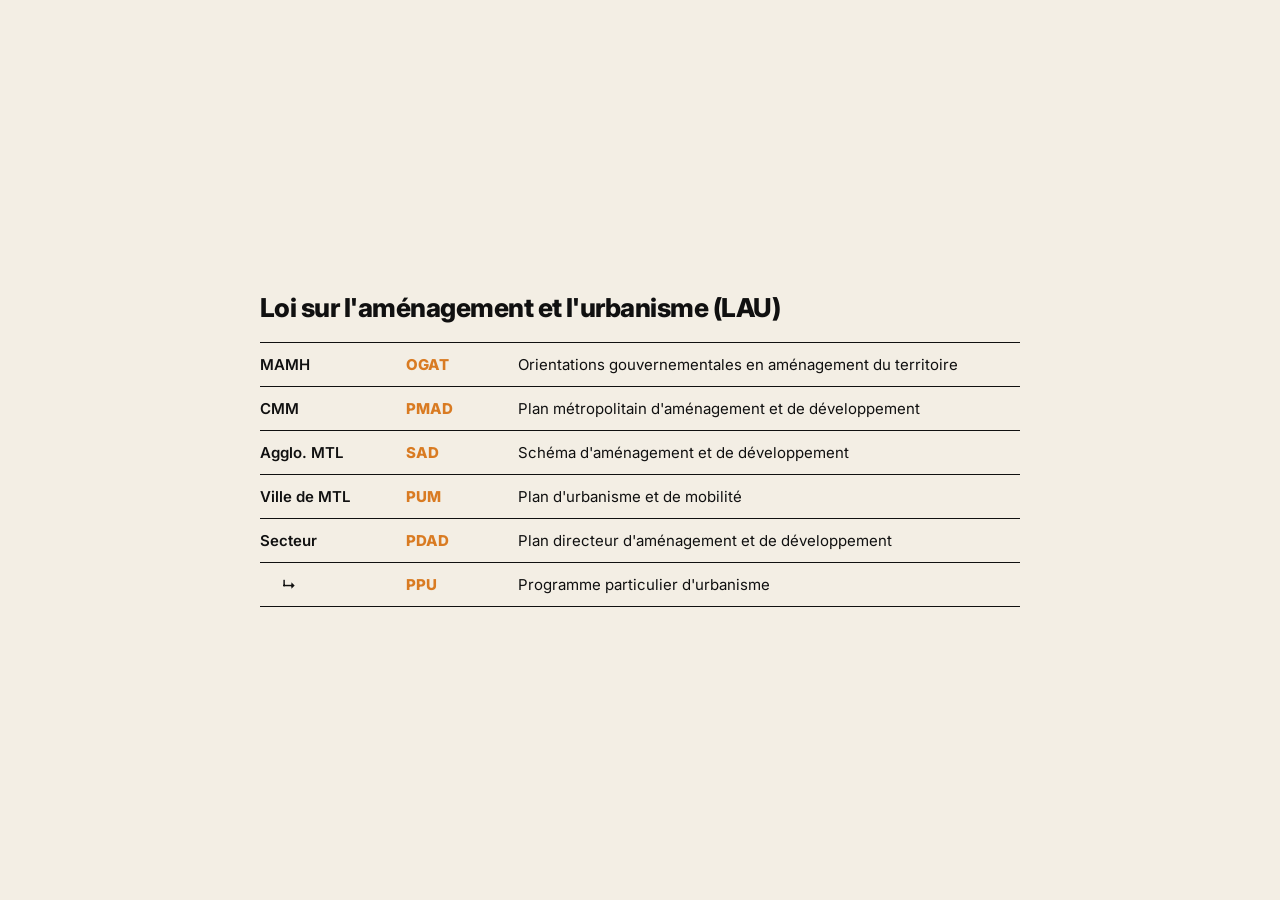
<file: structure-lau.html>
<!doctype html>
<html lang="fr">
<head>
<meta charset="utf-8">
<meta name="viewport" content="width=device-width, initial-scale=1">
<title>Structure LAU — DSDC Montréal</title>
<link rel="preconnect" href="https://fonts.googleapis.com">
<link rel="preconnect" href="https://fonts.gstatic.com" crossorigin>
<link href="https://fonts.googleapis.com/css2?family=Inter:wght@400;600;800&display=swap" rel="stylesheet">
<style>
  :root{ --cream:#F3EEE4; --ink:#101010; --accent:#D97B22; }
  *{box-sizing:border-box;}
  html,body{margin:0;}
  body{background:var(--cream);color:var(--ink);
    font-family:'Inter',-apple-system,'Segoe UI',Helvetica,Arial,sans-serif;
    display:flex;align-items:center;justify-content:center;min-height:100vh;padding:48px 28px;}

  .lau{max-width:760px;width:100%;}
  .lau h1{margin:0 0 20px;font-size:26px;font-weight:800;letter-spacing:-.02em;line-height:1.15;}
  .lau .rows{border-top:1.5px solid var(--ink);}

  .row{display:grid;grid-template-columns:130px 96px 1fr;align-items:center;gap:16px;
    padding:12px 0;border-bottom:1.5px solid var(--ink);}
  .org{font-size:15px;font-weight:600;}
  .doc{font-size:15px;font-weight:800;color:var(--accent);}
  .label{font-size:15px;}
  .row.sub .org{padding-left:22px;font-size:14px;}

  @media (max-width:620px){
    .row{grid-template-columns:1fr;gap:2px;padding:12px 0;}
    .row.sub .org{padding-left:0;}
  }
</style>
</head>
<body>

  <div class="lau">
    <h1>Loi sur l'aménagement et l'urbanisme (LAU)</h1>

    <div class="rows">
    <div class="row"><div class="org">MAMH</div><div class="doc">OGAT</div>
      <div class="label">Orientations gouvernementales en aménagement du territoire</div></div>

    <div class="row"><div class="org">CMM</div><div class="doc">PMAD</div>
      <div class="label">Plan métropolitain d'aménagement et de développement</div></div>

    <div class="row"><div class="org">Agglo. MTL</div><div class="doc">SAD</div>
      <div class="label">Schéma d'aménagement et de développement</div></div>

    <div class="row"><div class="org">Ville de MTL</div><div class="doc">PUM</div>
      <div class="label">Plan d'urbanisme et de mobilité</div></div>

    <div class="row"><div class="org">Secteur</div><div class="doc">PDAD</div>
      <div class="label">Plan directeur d'aménagement et de développement</div></div>

    <div class="row sub"><div class="org">↳</div><div class="doc">PPU</div>
      <div class="label">Programme particulier d'urbanisme</div></div>
    </div>
  </div>

</body>
</html>
</file>
<file: assets/css/app.css>
/* ---- Design tokens ---------------------------------------------------- */
  :root{
    /* Palette DSDC Montréal (référence Notion) : crème + accents terreux, tout cerné de noir */
    --ink:#000000; --muted:#000000; --rule:#000000;
    --cream:#F2EEE4; --paper:#fff;
    --sand:#D7B063; --orange:#D97A22; --red:#C43E42; --olive:#6C6F3F; --teal:#46747F;
    --nav-h:60px; --logo-h:78px;
    /* Type: Inter (web font, loaded in each page <head>) with system + Helvetica fallbacks */
    --font-sans:'Inter',-apple-system,BlinkMacSystemFont,'Segoe UI',Roboto,Helvetica,'Helvetica Neue',Arial,sans-serif;
  }
  /* Standard logo: add class="logo" to any logo <img>. Width scales to keep aspect ratio.
     --logo-h is the default height; because logos have different shapes, a wide logo and a
     near-square logo look unbalanced at the same height. Override per logo for optical balance,
     e.g. <img class="logo" style="--logo-h:112px" ...>. */
  .logo{height:var(--logo-h);width:auto;max-width:100%;display:block;}
  /* Corrections optiques par logo (auparavant en style="" dans index.html). */
  .logo-nudge{transform:translateY(14px);}
  .logo-tdq{transform:scale(2);transform-origin:left top;}
  *{box-sizing:border-box;}
  html,body{margin:0;height:100%;}
  body{font-family:var(--font-sans);color:var(--ink);background:var(--cream);overflow:hidden;}
  .app{display:flex;flex-direction:column;height:100vh;width:100vw;}

  /* ---- Top navigation --------------------------------------------------- */
  .nav{display:flex;align-items:center;gap:30px;height:var(--nav-h);flex:0 0 auto;padding:0 26px;background:var(--cream);border-bottom:1.5px solid var(--ink);min-width:0;}
  .brand{display:flex;align-items:center;gap:11px;font-weight:700;font-size:20px;letter-spacing:-.01em;white-space:nowrap;cursor:pointer;}
  .brand:focus-visible{outline:2px solid var(--ink);outline-offset:2px;border-radius:6px;}
  .brand img{width:30px;height:30px;display:block;}
  .nav-items{display:flex;gap:4px;min-width:0;}
  .nav-item{appearance:none;border:0;background:transparent;font:inherit;font-size:15px;font-weight:600;color:var(--ink);padding:7px 14px;border-radius:8px;cursor:pointer;transition:background 120ms ease;white-space:nowrap;}
  /* hover + current page share the destination page's colour tint.
     Each button carries its own --accent (set below); one rule covers all. */
  .nav-item:hover,.nav-item[aria-current="page"]{background:color-mix(in srgb,var(--accent) 10%,transparent);}
  .nav-item:focus-visible{outline:2px solid var(--ink);outline-offset:1px;}
  /* ---- Synchro (nav, discret) + crayons d'édition vers Google Sheets ---- */
  .nav-sync{margin-left:auto;display:inline-flex;align-items:center;padding:6px;border-radius:8px;color:var(--muted);opacity:.55;transition:opacity 120ms ease,color 120ms ease;}
  .nav-sync:hover,.nav-sync:focus-visible{opacity:1;color:var(--ink);}
  .edit-pencil{display:inline-flex;align-items:center;vertical-align:middle;margin-left:8px;color:var(--muted);opacity:.45;transition:opacity 120ms ease,color 120ms ease;}
  .edit-pencil:hover,.edit-pencil:focus-visible{opacity:1;color:var(--accent,var(--ink));}
  /* single source of truth: each view AND its nav button share one --accent */
  #nav-sante,#view-sante{--accent:#1f5fa8;}
  #nav-ville,#view-ville{--accent:#d60303;}
  #nav-tdq,#view-tdq{--accent:#2e7d32;}
  #nav-conc,#view-conc{--accent:#6C6F3F;}   /* olive */
  #nav-cadre,#view-cadre{--accent:#46747F;} /* teal */
  #nav-indic,#view-indic{--accent:#D97A22;} /* orange */
  #nav-ressources,#view-ressources{--accent:#46747F;} /* teal */
  #nav-reco,#view-reco{--accent:#C43E42;}   /* rouge */
  #nav-cartes,#view-cartes{--accent:#1f5fa8;}
  #nav-gloss,#view-gloss{--accent:#000000;}
  #view-deputes{--accent:#095797;} /* bleu Assemblée nationale ; chaque tracé porte ensuite son --accent de parti */

  /* ---- View container --------------------------------------------------- */
  .views{flex:1;min-height:0;position:relative;}
  /* each view derives its page tint (--bg) from its own --accent: one colour to change */
  .view{position:absolute;inset:0;display:none;--accent:#000000;--bg:var(--cream);}
  .view.active{display:flex;}

  /* ---- Two-pane layout (map + side panel) ------------------------------- */
  .wrap{display:flex;height:100%;width:100%;background:var(--bg);}
  .map-side{flex:0 0 66.666%;display:flex;flex-direction:column;min-width:0;border-right:1.5px solid var(--ink);background:var(--bg);}
  .map-head{padding:18px 26px 2px;display:flex;align-items:center;gap:18px;}
  .map-head h1{margin:0;font-size:46px;font-weight:700;letter-spacing:-.015em;}
  /* titres longs (ex. l'outil d'appréciation) : on réduit plutôt que de déborder */
  .map-head h1.t-long{font-size:clamp(22px,2.1vw,30px);line-height:1.12;}
  /* Circonscriptions: the source PNG (1200x577) is mostly empty margin — the artwork
     only occupies x 341-849, y 9-572. We crop those margins away in CSS (clip-path +
     matching negative margins) rather than re-cutting the file, because the file is
     re-downloaded from Notion by sync/builders/assets.py and any edit would be lost.
     Cropped, the logo is a 92x83px block held entirely inside the head, so it can no
     longer reach down into the map and collide with the legend.
     --an-h is the VISIBLE height; --anf/--anw are the full uncropped box it implies. */
  #view-deputes .map-head{height:98px;box-sizing:border-box;align-items:flex-start;overflow:hidden;padding:6px 26px 0;}
  #view-deputes .map-head .logo{
    --an-h:92px;   /* 6px padding + 92px = the 98px head exactly, so nothing spills out */
    --anf:calc(var(--an-h) / 0.9775);      /* full height  = visible / (1 - top% - bottom%) */
    --anw:calc(var(--anf) * 2.0798);       /* full width   = full height * 1200/577 */
    position:relative;z-index:2;
    height:var(--anf);width:auto;max-width:none;
    clip-path:inset(1.56% 29.17% 0.69% 28.42%);
    margin:calc(var(--anf) * -0.0156) calc(var(--anw) * -0.2917)
           calc(var(--anf) * -0.0069) calc(var(--anw) * -0.2842);
  }
  /* Legend overlays the top-left of the map so it no longer consumes vertical space.
     This keeps every map view exactly the same size regardless of how many legend rows it has. */
  .legend{position:absolute;top:25%;left:38px;transform:translateY(-50%);z-index:2;display:flex;flex-direction:column;gap:6px;font-size:13px;line-height:1.4;background:#fff;padding:10px 13px;border:1.5px solid var(--ink);border-radius:6px;box-shadow:0 1px 5px rgba(0,0,0,.08);pointer-events:none;}
  .legend .sw{display:inline-block;width:16px;height:16px;margin-right:9px;border:1.5px solid var(--ink);border-radius:2px;vertical-align:-3px;}
  /* opacity lives on the fill (color-mix), never the element, so the ink border stays solid */
  .legend .sw.mid{background:color-mix(in srgb,var(--accent) 55%,transparent);}
  .legend .sw.low{background:color-mix(in srgb,var(--accent) 20%,transparent);}
  .map-stage{flex:1;position:relative;min-height:0;padding:0 10px 34px;}
  svg{width:100%;height:100%;display:block;}
  /* map regions: selected = full opacity */
  .arr{fill:var(--accent);fill-opacity:.55;stroke:var(--ink);stroke-width:3;stroke-linejoin:round;stroke-linecap:round;cursor:pointer;transition:fill-opacity 140ms ease;}
  .arr:hover{fill-opacity:.82;}
  .arr.active{fill-opacity:1;}
  .arr:focus{outline:none;} .arr:focus-visible{stroke-width:5;}
  .suburb{fill:var(--accent);fill-opacity:.20;stroke:var(--ink);stroke-width:3;stroke-linejoin:round;stroke-linecap:round;cursor:pointer;transition:fill-opacity 140ms ease;}
  .suburb:hover{fill-opacity:.42;}
  .suburb.active{fill-opacity:.62;}
  .suburb:focus{outline:none;} .suburb:focus-visible{stroke-width:5;}
  /* Tables de quartier: secteurs sans table (faible opacité, inertes) + contour côte */
  .tdq-notable{fill:var(--accent);fill-opacity:.20;stroke:none;pointer-events:none;}
  .tdq-outline{fill:none;stroke:var(--ink);stroke-width:3;stroke-linejoin:round;stroke-linecap:round;pointer-events:none;}

  /* ---- Side panel ------------------------------------------------------- */
  /* Taille de texte de base commune à TOUS les panneaux de droite (Santé Québec,
     Ville, Tables de quartier, Circonscriptions, Indicateurs) : 13.5px / 1.5.
     Les règles ci-dessous n'ajustent que les titres et cas particuliers. */
  .panel{flex:1 1 33.333%;background:var(--bg);overflow-y:auto;padding:26px 30px 36px;min-width:0;font-size:13.5px;line-height:1.5;}
  .panel h2{margin:0 0 4px;font-size:23px;font-weight:700;letter-spacing:-.01em;}
  .panel .intro{margin:0 0 14px;font-size:13.5px;line-height:1.55;color:var(--muted);}
  /* Taille de texte des panneaux de droite : plancher à 12px, homogène d'un onglet à l'autre */
  .panel .items li{font-size:13.5px;}
  .panel .rule{height:1.5px;margin:14px 0;border:0;background:var(--ink);}
  .block{margin:0 0 18px;}
  .block-title{margin:0;font-size:15px;font-weight:700;line-height:1.3;}
  .items{list-style:none;margin:8px 0 0;padding:0;}
  .items li{position:relative;padding:3px 0 3px 18px;font-size:13.5px;line-height:1.5;}
  .items li::before{content:"";position:absolute;left:2px;top:10px;width:6px;height:6px;border-radius:50%;background:var(--accent);}
  /* Tables de quartier : organismes cliquables (puces déjà vertes via --accent du view). */
  #tdq-panel .items a.tdq-org{color:inherit;text-decoration:none;cursor:pointer;transition:color 120ms ease;}
  #tdq-panel .items a.tdq-org:hover,#tdq-panel .items a.tdq-org:focus-visible{color:var(--accent);text-decoration:underline;}
  /* Députés : fiche du panneau (nom en évidence, parti avec pastille de couleur) */
  #deputes-panel .depute-nom{margin:0 0 4px;font-size:23px;font-weight:700;letter-spacing:-.01em;}
  .party-dot{display:inline-block;width:11px;height:11px;margin-right:8px;border-radius:50%;border:1.5px solid var(--ink);vertical-align:-1px;}
  /* Party tallies already carry a coloured .party-dot — suppress the generic accent
     bullet so each row shows one dot, not two. */
  #deputes-panel .depute-counts li{padding-left:0;}
  #deputes-panel .depute-counts li::before{content:none;}
  #deputes-panel .items a.tdq-org{color:inherit;text-decoration:none;cursor:pointer;transition:color 120ms ease;}
  #deputes-panel .items a.tdq-org:hover,#deputes-panel .items a.tdq-org:focus-visible{color:var(--accent);text-decoration:underline;}
  /* Circonscriptions : aucune surcharge de .arr — la carte reprend exactement le
     comportement des Tables de quartier (fill-opacity .55 / .82 au survol / 1 à la
     sélection, contour d'épaisseur constante). */
  /* deux puces colorées au parti, sous le nom du député ou de la députée */
  #deputes-panel .depute-bullets{margin-top:10px;}
  #deputes-panel .depute-bullets li{font-size:14px;padding-left:20px;}
  #deputes-panel .depute-bullets li::before{width:8px;height:8px;top:8px;border:1.5px solid var(--ink);}

  /* ---- Full-width views (glossary, stubs) ------------------------------- */

  @media (max-width:820px){
    .views{overflow:auto;} .view.active{position:static;}
    .wrap{flex-direction:column;overflow:auto;} body{overflow:auto;}
    /* Hauteur fixe de 62vh : une fois la légende repassée dans le flux (voir plus
       bas), il ne restait que ~100px pour la carte. On laisse la colonne se
       dimensionner à son contenu et on garantit un minimum à la scène. */
    .map-side{flex:none;height:auto;border-right:0;border-bottom:1.5px solid var(--ink);}
    .map-stage{min-height:46vh;}
    .panel{flex:none;}

    /* La barre de nav mesurait 1075px en dur : sous 820px elle poussait toute la
       page de côté (704px de défilement horizontal à 375px) et un seul onglet
       sur sept restait atteignable. Elle défile désormais horizontalement,
       seule, sans entraîner le reste de la page. */
    .app{width:100%;}
    .nav{gap:14px;padding:0 14px;overflow:hidden;}
    .nav-items{flex:1 1 auto;overflow-x:auto;overflow-y:hidden;-webkit-overflow-scrolling:touch;scrollbar-width:none;scroll-snap-type:x proximity;}
    .nav-items::-webkit-scrollbar{display:none;}
    .brand{flex:0 0 auto;font-size:17px;}
    .nav-sync{flex:0 0 auto;margin-left:0;}

    /* Cibles tactiles : 44px minimum (WCAG 2.1 AA, 2.5.5). */
    .nav-item{min-height:44px;padding:10px 14px;scroll-snap-align:start;}
    .nav-sync{min-width:44px;min-height:44px;justify-content:center;}
    .map-pick,.indic-tab,.dim-switch button{min-height:44px;}

    /* La légende, en position absolue, recouvrait la quasi-totalité de la carte
       une fois celle-ci réduite (351x154px à 375px). Même traitement que
       .soc-map-legend reçoit déjà plus bas. */
    .legend{position:static;transform:none;margin:0 0 8px;}
  }

/* ---- Glossaire : acronymes.html (synchronisée) en iframe ---- */
.gloss-frame{flex:1;width:100%;height:100%;border:0;display:block;}


/* ---- « Cartes » : un onglet, sélecteur de carte en eyebrow au-dessus du titre ---- */
#view-cartes{flex-direction:column;}
.map-views{flex:1;min-height:0;position:relative;}
.map-eyebrow{display:flex;flex-wrap:wrap;gap:6px;align-items:center;padding:14px 26px 0;}
.map-pick{appearance:none;background:transparent;border:1.5px solid transparent;border-radius:7px;font:inherit;font-size:12.5px;font-weight:700;letter-spacing:.02em;text-transform:uppercase;color:var(--muted);padding:4px 10px;cursor:pointer;transition:color 120ms ease,border-color 120ms ease,background 120ms ease;}
.map-pick:hover{color:var(--ink);}
.map-pick[aria-current="page"]{border-color:var(--ink);color:var(--ink);}
.map-pick:focus-visible{outline:2px solid var(--ink);outline-offset:1px;}
/* the full-width stub view (Tables de quartier) keeps the eyebrow flush with its padding */
.full .map-eyebrow{padding:0 0 6px;}

/* ---- Shared map search: compact, pinned to the top-right of the eyebrow ---- */
.map-search{position:relative;margin-left:auto;}
/* même gabarit que la boîte de recherche de Concertations (.conc-search input) */
.map-search input{width:230px;max-width:46vw;padding:7px 12px;border:1.5px solid var(--ink);border-radius:8px;font:inherit;font-size:10.5pt;color:var(--ink);background:#fff;outline:none;transition:border-color 120ms ease;}
.map-search input:focus{border-color:var(--accent);}
.map-results{position:absolute;top:40px;right:0;left:auto;width:320px;max-width:78vw;background:#fff;border:1px solid var(--rule);border-radius:8px;max-height:320px;overflow-y:auto;display:none;z-index:30;box-shadow:0 8px 20px rgba(0,0,0,.10);}
.map-results.open{display:block;}
.map-results .mr-item{display:flex;justify-content:space-between;align-items:center;gap:10px;padding:8px 13px;font-size:13px;cursor:pointer;border-bottom:1px solid var(--rule);}
.map-results .mr-item:last-child{border-bottom:none;}
.map-results .mr-item:hover{background:color-mix(in srgb,var(--accent) 12%,transparent);}
.map-results .mr-item.mr-none{color:var(--muted);cursor:default;}
.map-results .mr-item.mr-none:hover{background:transparent;}
.map-results .mr-g{flex:0 1 auto;font-size:9.5px;text-transform:uppercase;letter-spacing:.06em;color:var(--muted);white-space:nowrap;overflow:hidden;text-overflow:ellipsis;max-width:45%;text-align:right;}

/* ---- Indicateurs : choroplèthe par territoire de table de quartier ---- */
/* Les couleurs de classe sont posées en fill inline par indicateurs.js ;
   on neutralise donc l'opacité générique des .arr pour garder des teintes franches. */
#view-indic .arr{fill-opacity:.92;}
#view-indic .arr:hover{fill-opacity:1;}
#view-indic .arr.active{fill-opacity:1;stroke-width:5;}
#view-indic .arr.nodata{fill:var(--cream);cursor:default;}
#view-indic .tdq-notable{fill:#e7e1d3;fill-opacity:.6;}
/* légende : swatches colorés en inline, on retire la teinte accent générique */
.indic-legend .sw{background:#fff;}
/* barres de distribution par quintile dans le panneau */
.iq-title{margin:16px 0 6px;font-size:13px;font-weight:700;text-transform:uppercase;letter-spacing:.05em;}
.iq-row{display:flex;align-items:center;gap:8px;font-size:13px;margin:3px 0;}
.iq-row .lab{flex:0 0 26px;color:var(--muted);font-weight:600;}
.iq-bar{flex:1;height:13px;background:#e7e1d3;border:1px solid var(--ink);border-radius:3px;overflow:hidden;}
.iq-bar span{display:block;height:100%;}
.iq-val{flex:0 0 46px;text-align:right;font-weight:600;font-variant-numeric:tabular-nums;}
.iq-note{margin-top:14px;font-size:12px;line-height:1.5;color:var(--muted);}
/* rangée de contrôles sous le titre : découpage (SQ/VdM/TQ) puis dimension */
.indic-controls{display:flex;align-items:center;gap:12px;padding:8px 26px 0;flex-wrap:wrap;}
/* barre coulissante entre la carte et le panneau d'information */
.split-handle{flex:0 0 9px;margin:0 -5px 0 -4px;cursor:col-resize;background:transparent;position:relative;z-index:5;touch-action:none;}
.split-handle::after{content:"";position:absolute;inset:0 3px;border-radius:3px;background:transparent;transition:background 120ms ease;}
.split-handle:hover::after,.split-handle.dragging::after{background:color-mix(in srgb,var(--accent) 45%,transparent);}
@media (max-width:820px){.split-handle{display:none;}}
/* Variante « grille » : poignée superposée au filet des mises en page en grille
   (Concertations, Cadre). Positionnée en absolu par app.js, elle flotte au-dessus
   du filet existant sans réserver d'espace — donc aucun décalage visuel. */
.split-handle--overlay{position:fixed;width:12px;margin:0 0 0 -6px;flex:none;cursor:col-resize;z-index:20;touch-action:none;background:transparent;}
.split-handle--overlay::after{content:"";position:absolute;inset:0 4px;border-radius:3px;background:transparent;transition:background 120ms ease;}
.split-handle--overlay:hover::after,.split-handle--overlay.dragging::after{background:color-mix(in srgb,var(--accent) 45%,transparent);}
@media (max-width:900px){.split-handle--overlay{display:none;}}
/* sélecteur de dimension (Matérielle / Sociale) dans l'en-tête de carte */
.dim-switch{display:inline-flex;border:1.5px solid var(--ink);border-radius:8px;overflow:hidden;}
.dim-switch:empty{display:none;}
.dim-switch button{appearance:none;border:0;background:#fff;font:inherit;font-size:12.5px;font-weight:700;padding:6px 15px;cursor:pointer;color:var(--muted);transition:background 120ms ease,color 120ms ease;}
.dim-switch button+button{border-left:1.5px solid var(--ink);}
.dim-switch button:hover{color:var(--ink);}
.dim-switch button[aria-current="true"]{background:var(--ink);color:var(--paper);}
/* Onglet teinte (--dim-c) : texte NOIR. Le blanc sur orange #D97A22 ne donnait que
   3,11:1, sous le seuil AA de 4,5:1 pour ce corps de 12,5px. Noir sur orange : 6,8:1. */
.dim-switch button[aria-current="true"].dim-tinted{background:var(--dim-c);color:var(--ink);}
.dim-switch button:focus-visible{outline:2px solid var(--ink);outline-offset:-2px;}
/* mini-graphique d'évolution (panneau Indicateurs) */
.trend-svg{width:100%;height:auto;display:block;margin:2px 0 4px;}
.trend-svg text{font-family:var(--font-sans);}
.trend-svg .tc-val{font-size:10px;font-weight:700;}
.trend-svg .tc-lab{font-size:10.5px;font-weight:700;}
.trend-svg .tc-axis{font-size:10px;fill:var(--muted);}
.trend-svg .tc-ref{font-size:9.5px;fill:var(--ink);}
/* en-tête de fiche sans boîtes : valeur en évidence dans la phrase */
.indic-lead{margin:12px 0 2px;font-size:13.5px;line-height:1.55;color:var(--ink);}
.indic-lead .indic-big{font-size:24px;font-weight:700;letter-spacing:-.01em;line-height:1;vertical-align:-1px;margin-right:2px;}
.indic-lead .indic-ref{color:var(--muted);white-space:nowrap;}
/* menu déroulant d'indicateurs */
.indic-select{appearance:none;-webkit-appearance:none;border:1.5px solid var(--ink);border-radius:8px;background:#fff url("data:image/svg+xml;charset=utf-8,%3Csvg xmlns='http://www.w3.org/2000/svg' width='12' height='8'%3E%3Cpath d='M1 1l5 5 5-5' fill='none' stroke='%23212121' stroke-width='2' stroke-linecap='round' stroke-linejoin='round'/%3E%3C/svg%3E") no-repeat right 12px center;font:inherit;font-size:13px;font-weight:700;color:var(--ink);padding:6px 34px 6px 13px;cursor:pointer;max-width:100%;}
.indic-select:focus-visible{outline:2px solid var(--ink);outline-offset:1px;}
.dim-switch button[disabled]{color:var(--rule);cursor:not-allowed;background:#fff;}
.dim-switch button[disabled]:hover{color:var(--rule);}
/* scène graphique (indicateurs régionaux : le graphique remplace la carte) */
.indic-graph{position:absolute;inset:0 10px 34px;display:flex;align-items:center;justify-content:center;overflow:auto;}
.indic-graph[hidden]{display:none;}
.indic-graph>svg.big-line{width:min(100%,820px);height:auto;max-height:100%;}
.big-line text{font-family:var(--font-sans);}
.big-line .bl-val{font-size:15px;font-weight:700;}
.big-line .bl-lab{font-size:16px;font-weight:700;}
.big-line .bl-axis{font-size:14px;fill:var(--muted);}
.big-line .bl-ref{font-size:12px;fill:var(--ink);}
.big-line .bl-note{font-size:12.5px;fill:var(--muted);}
/* mosaïque IEMV : contours de territoires cliquables au-dessus des AD */
.indic-overlay{fill:#000;fill-opacity:0;stroke:var(--ink);stroke-width:2.5;stroke-linejoin:round;cursor:pointer;transition:fill-opacity 140ms ease;}
.indic-overlay:hover{fill-opacity:.10;}
.indic-overlay.active{stroke-width:5;fill-opacity:0;}
.indic-overlay:focus{outline:none;} .indic-overlay:focus-visible{stroke-width:5;}
/* étiquettes longues dans les rangées de barres */
.iq-row .lab.lab-wide{flex:0 0 168px;font-weight:600;color:var(--ink);font-size:12px;line-height:1.25;}
/* grille des 12 résultats transitoires */

/* Organisme atteint via la recherche : surlignage temporaire dans le panneau TDQ */
.member-hit{animation:member-hit 2.4s ease;border-radius:4px;}
@keyframes member-hit{
  0%,55%{background:color-mix(in srgb,var(--accent) 24%,transparent);}
  100%{background:transparent;}
}

/* ---- Indicateurs : bascule d'indicateur (Défavorisation, Participation) ---- */
.indic-optswitch{flex-wrap:wrap;}
/* Défavorisation : panneau « les 4 indicateurs » */
.dv4{margin:4px 0 6px;}
.dv4-row{display:flex;align-items:center;gap:9px;padding:5px 0;border-bottom:1px solid var(--ink);}
.dv4-row:last-child{border-bottom:0;}
.dv4-sw{flex:0 0 auto;width:13px;height:13px;border:1.5px solid var(--ink);border-radius:3px;}
.dv4-lab{flex:1;font-size:13px;line-height:1.3;}
.dv4-val{flex:0 0 auto;font-weight:700;font-variant-numeric:tabular-nums;font-size:14px;}

/* Équité : boîte-sélecteur verticale « comme la légende » (7 options),
   superposée en haut à droite de la carte pour ne pas réduire sa taille. */
.map-stage .indic-boxselect{position:absolute;top:16px;right:16px;z-index:3;max-width:236px;box-shadow:0 1px 6px rgba(0,0,0,.12);}
.indic-boxselect{display:flex;flex-direction:column;gap:2px;border:1.5px solid var(--ink);border-radius:8px;padding:7px;background:var(--paper);}
.indic-boxselect .bs-title{font-size:11px;font-weight:800;text-transform:uppercase;letter-spacing:.08em;padding:2px 8px 6px;}
.indic-boxselect button{appearance:none;display:flex;align-items:center;gap:9px;text-align:left;font:inherit;font-size:12.5px;
  font-weight:700;color:var(--ink);background:transparent;border:0;border-radius:6px;padding:6px 10px;cursor:pointer;transition:background 120ms ease;}
.indic-boxselect button .bs-sw{width:13px;height:13px;border:1.5px solid var(--ink);border-radius:3px;background:var(--paper);flex:0 0 auto;}
.indic-boxselect button:hover{background:color-mix(in srgb,#46747F 12%,transparent);}
.indic-boxselect button[aria-current="true"]{background:#46747F;color:#fff;}
.indic-boxselect button[aria-current="true"] .bs-sw{background:#fff;}
.iq-row.iq-on{background:color-mix(in srgb,#46747F 12%,transparent);border-radius:4px;}

/* Pages défilantes (Social, Alimentaire) rendues dans la zone graphique */
.indic-graph.indic-page{display:block;align-items:stretch;justify-content:flex-start;padding:0;}
/* alignées sur le bord gauche (sous le grand titre), pas centrées */
.soc-page{max-width:760px;margin:0;padding:6px 8px 40px 16px;}
.soc-hero{padding:8px 0 22px;border-bottom:2px solid var(--ink);margin-bottom:8px;}
.soc-hero h2{margin:0;font-size:clamp(26px,4vw,40px);font-weight:800;letter-spacing:-.02em;line-height:1.05;}
.soc-sec{display:grid;grid-template-columns:120px 1fr;gap:22px;align-items:start;padding:26px 0;border-bottom:1.5px solid var(--ink);}
.soc-sec:last-child{border-bottom:0;}
.soc-num{font-size:44px;font-weight:800;letter-spacing:-.03em;line-height:1;}
.soc-body h3{margin:0 0 8px;font-size:19px;font-weight:800;line-height:1.15;}
.soc-body p{margin:0 0 12px;font-size:14.5px;line-height:1.55;}
.soc-chart{margin:8px 0 10px;}
.soc-src{font-size:11.5px;line-height:1.5;}
.soc-src a{color:var(--ink);}
@media (max-width:640px){.soc-sec{grid-template-columns:1fr;gap:8px;}}

/* ---- Indicateurs : onglet « Outil » (12 RT en vertical, vert + jaune) ---- */
.outil-page{max-width:720px;margin:0;padding:6px 8px 44px 16px;}
.outil-fn{margin:0 0 22px;}
.outil-fn:first-child h3{margin-top:4px;}
.outil-fn h3{margin:16px 0 2px;font-size:13px;font-weight:800;text-transform:uppercase;letter-spacing:.06em;color:var(--olive);}
.outil-fdescr{margin:0 0 12px;font-size:13px;line-height:1.45;}
.rt-block{margin:0 0 14px;}
.rt-green{border:1.5px solid var(--ink);border-radius:10px 10px 0 0;background:color-mix(in srgb,var(--olive) 22%,var(--paper));padding:13px 15px;}
.rt-block:has(.rt-yellow) .rt-green{border-bottom:0;}
.rt-block:not(:has(.rt-yellow)) .rt-green{border-radius:10px;}
.rt-green .rt-n{display:inline-block;font-size:11px;font-weight:800;letter-spacing:.05em;border:1.5px solid var(--ink);border-radius:999px;padding:2px 9px;background:var(--paper);margin-bottom:7px;}
.rt-green .rt-t{margin:0 0 5px;font-size:15.5px;font-weight:800;line-height:1.2;}
.rt-green .rt-d{margin:0;font-size:13px;line-height:1.5;}
.rt-yellow{border:1.5px solid var(--ink);border-top:1.5px dashed var(--ink);border-radius:0 0 10px 10px;background:color-mix(in srgb,var(--sand) 34%,var(--paper));padding:11px 15px;}
.rt-yellow .rt-rev{display:inline-block;font-size:10.5px;font-weight:800;text-transform:uppercase;letter-spacing:.06em;border:1.5px solid var(--ink);border-radius:999px;padding:2px 8px;background:var(--sand);margin-bottom:6px;}
.rt-yellow p{margin:0;font-size:12.5px;line-height:1.5;}

/* ---- Participation : barres de comparaison entre paliers ---- */
.part-compare{margin:8px 0 14px;}
.pc-row{display:flex;align-items:center;gap:12px;padding:8px 0;border-bottom:1px solid var(--ink);}
.pc-row:last-child{border-bottom:0;}
.pc-lab{flex:0 0 46%;font-size:13px;line-height:1.3;}
.pc-bar{flex:1;height:16px;background:#e7e1d3;border:1.5px solid var(--ink);border-radius:4px;overflow:hidden;}
.pc-bar span{display:block;height:100%;}
.pc-val{flex:0 0 auto;font-weight:700;font-variant-numeric:tabular-nums;font-size:14px;}
@media (max-width:640px){.pc-lab{flex-basis:38%;}}

/* ---- Social : barres empilées de satisfaction ---- */
.sat-legend{display:flex;flex-wrap:wrap;gap:6px 16px;margin:6px 0 14px;font-size:12px;}
.sat-legend span{display:inline-flex;align-items:center;gap:6px;}
.sat-sw{width:13px;height:13px;border:1.5px solid var(--ink);border-radius:3px;flex:0 0 auto;}
.sat-row{display:flex;align-items:center;gap:10px;margin:6px 0;}
.sat-lab{flex:0 0 132px;font-size:12.5px;line-height:1.2;}
.sat-stack{position:relative;flex:1;display:flex;height:22px;border:1.5px solid var(--ink);border-radius:5px;overflow:hidden;}
.sat-seg{display:flex;align-items:center;justify-content:center;font-size:10.5px;font-weight:700;color:#fff;min-width:0;overflow:hidden;}
.sat-seg:nth-child(2){color:#000;}
/* repère pointillé : valeur de référence montréalaise sur une barre de territoire */
.sat-mark{position:absolute;top:-2px;bottom:-2px;width:0;border-left:2px dashed var(--ink);pointer-events:none;}
.sat-mark-key{display:inline-block;width:0;height:11px;border-left:2px dashed var(--ink);vertical-align:-2px;margin-right:7px;}
@media (max-width:640px){.sat-lab{flex-basis:92px;}}

/* ---- Social : carte RTS (occupe la scène, comme les autres cartes) ---- */
.soc-map-wrap{position:relative;width:100%;height:100%;}
.soc-map{width:100%;height:100%;display:block;}
.soc-rts{stroke:var(--ink);stroke-width:3;stroke-linejoin:round;cursor:pointer;transition:filter 140ms ease;}
.soc-rts:hover{filter:brightness(1.08);}
.soc-rts.active{stroke-width:6;}
.soc-rts:focus{outline:none;}
.soc-rts:focus-visible{stroke-width:6;stroke-dasharray:9 5;}
/* légende : même boîte que celle des autres cartes */
.soc-map-legend{position:absolute;top:25%;left:38px;transform:translateY(-50%);z-index:2;display:flex;flex-direction:column;gap:6px;font-size:13px;line-height:1.4;background:#fff;padding:10px 13px;border:1.5px solid var(--ink);border-radius:6px;box-shadow:0 1px 5px rgba(0,0,0,.08);pointer-events:none;}
.soc-map-legend .sml-t{font-weight:700;}
.soc-map-legend .sml-n{color:var(--muted);font-size:12px;}
.soc-map-legend .sw{display:inline-block;width:16px;height:16px;margin-right:9px;border:1.5px solid var(--ink);border-radius:2px;vertical-align:-3px;}
/* barres empilées dans le panneau étroit */
.panel .sat-lab{flex:0 0 92px;font-size:11.5px;}
.panel .sat-row{gap:8px;}
.panel .sat-stack{height:20px;}
.panel .sat-legend{font-size:11.5px;gap:5px 12px;}
@media (max-width:640px){.soc-map-legend{position:static;transform:none;margin-bottom:8px;}}

/* ---- Pages défilantes : révélation au défilement + emphase Alimentaire ---- */
.soc-sec.reveal{opacity:0;transform:translateY(20px);transition:opacity .55s ease,transform .55s ease;}
.soc-sec.reveal.reveal-in{opacity:1;transform:none;}
@media (prefers-reduced-motion:reduce){.soc-sec.reveal{opacity:1;transform:none;transition:none;}}
.alim-big .alim-figure{font-size:clamp(56px,8vw,92px);font-weight:800;letter-spacing:-.04em;line-height:.9;}
.alim-big .soc-body h3{font-size:22px;}
</file>
<file: assets/css/concertations.css>
.conc-app{
  --ink:#000; --muted:#000; --soft:#000; --faint:#000;
  --hairline:#000; --rule:#000; --soft-fill:#F2EEE4;
  --accent:#3b6fa8;  --warn:#b07b6b;
  /* familles de partenaires : palette froide, hues distincts (vert > plum) */
   --rss:#138f8f; --gov:#1aa3d4; --min:#2a52be; --comm:#6a4ce0; --fond:#9b51d4; --cit:#c14fb0;
  /* deux nuances de vert pour la recherche : instituts (foncé) / universités (clair) */
  --rec1:#1f7a4d; --rec2:#5cb085;
  
  /* niveau = remplissage des boites : stratégique / tactique / opérationnel (pastels doux) */
  /* niveau (remplissage des boîtes) aux teintes de la palette :
     stratégique = rouge · tactique = orange · opérationnel = jaune (sable) */
  --nf-strat:#e9c4c6; --nf-tact:#f0d6b3; --nf-oper:#f4e7b6;
  /* marqueurs : cercle noir = DRSP coordonnatrice, étoile noire = nouveau */
  --drsp-mark:#000; --new-mark:#000;
  --i-dir:#e0644b; --i-eusp:#f0a93e; --i-jeun:#6cb04e; --i-pcmi:#4a90d9; --i-ecos:#8a6fc0;
   
  color:var(--ink);
  font-family:var(--font-sans);
  font-size:12pt; line-height:1.5;
}
.conc-app *{box-sizing:border-box;}
.conc-app.embed{height:100%;flex:1;min-width:0;overflow-y:auto;background:var(--soft-fill);}


.conc-app .pagehead{padding:26px 0 14px;display:flex;align-items:center;justify-content:space-between;gap:18px;flex-wrap:wrap;}
.conc-app .pagehead h1{font-size:46px;font-weight:700;line-height:1.12;letter-spacing:-.015em;margin:0;}

.conc-app .conc-search{flex:0 0 auto;display:flex;align-items:center;gap:10px;}
.conc-app .conc-search input{width:230px;max-width:46vw;padding:7px 12px;border:1.5px solid var(--ink);border-radius:8px;font:inherit;font-size:10.5pt;color:var(--ink);background:#fff;outline:none;transition:border-color 120ms ease;}
.conc-app .conc-search input:focus{border-color:var(--accent);}
.conc-app .conc-noresult{display:none;font-size:9.5pt;color:#000;}

.conc-app .layout{display:grid;grid-template-columns:minmax(0,1.55fr) minmax(0,1fr);align-items:start;}
.conc-app .pane-left{padding:0 34px 80px;min-width:0;}
.conc-app .pane-right{position:sticky;top:0;align-self:start;height:calc(100vh - 60px);overflow-y:auto;border-left:1px solid var(--hairline);background:var(--soft-fill);}


.conc-app section.cblock{padding:26px 0 16px;border-bottom:1px solid var(--hairline);scroll-margin-top:80px;}
.conc-app section.cblock:last-child{border-bottom:none;}
.conc-app .cblock>h2{font-size:18pt;font-weight:600;margin:0 0 16px;letter-spacing:-0.01em;}

.conc-app .fam{margin-bottom:22px;}
.conc-app .fam h3{font-size:10pt;font-weight:600;margin:0 0 10px;padding-bottom:6px;border-bottom:1.5px solid var(--ink);display:flex;align-items:center;}
.conc-app .fdot{display:inline-block;width:9px;height:9px;border-radius:50%;margin-right:9px;flex-shrink:0;}
.conc-app .fdot.min{background:var(--min);}.conc-app .fdot.rss{background:var(--rss);}.conc-app .fdot.gov{background:var(--gov);}
.conc-app .fdot.rec{background:var(--rec);}.conc-app .fdot.rec1{background:var(--rec1);}.conc-app .fdot.rec2{background:var(--rec2);}.conc-app .fdot.fond{background:var(--fond);}.conc-app .fdot.comm{background:var(--comm);}.conc-app .fdot.cit{background:var(--cit);}

.conc-app .boxgrid{display:grid;grid-template-columns:repeat(auto-fill,minmax(176px,1fr));gap:9px;align-items:stretch;}
.conc-app .pbox{text-align:left;cursor:pointer;font:inherit;color:var(--ink);border:1px solid var(--rule);border-radius:9px;padding:9px 11px;display:flex;flex-direction:column;justify-content:center;transition:box-shadow .12s,border-color .12s;}
.conc-app .pbox:hover{box-shadow:0 2px 10px rgba(0,0,0,0.08);}
.conc-app .pbox.active{border-color:#000;box-shadow:0 0 0 1.5px #000;}
.conc-app .pbox .ac{font-weight:600;font-size:10.5pt;color:var(--ink);}
.conc-app .pbox .ac .rel{font-weight:400;color:var(--soft);font-size:8.6pt;}
.conc-app .pbox .pfull{font-size:8.6pt;color:var(--muted);line-height:1.35;margin-top:3px;}
.conc-app .pbox.sub{border-style:dashed;}
.conc-app .tbc{color:var(--warn);font-style:italic;}
.conc-app .t-min .pbox{background:rgba(42,82,190,.09);}
.conc-app .t-rss .pbox{background:rgba(19,143,143,.10);}
.conc-app .t-gov .pbox{background:rgba(26,163,212,.10);}
.conc-app .t-rec .pbox{background:rgba(46,139,87,.10);}
.conc-app .t-rec1 .pbox{background:rgba(31,122,77,.10);}
.conc-app .t-rec2 .pbox{background:rgba(92,176,133,.13);}
.conc-app .t-fond .pbox{background:rgba(155,81,212,.09);}
.conc-app .t-comm .pbox{background:rgba(106,76,224,.09);}
.conc-app .t-cit .pbox{background:rgba(193,79,176,.09);}

.conc-app .def{border-top:1px solid var(--rule);padding:11px 0;}
.conc-app .def:first-child{border-top:1px solid var(--ink);}
.conc-app .def dt{font-weight:600;font-size:10.5pt;margin-bottom:3px;}
.conc-app .def dt .ac{font-weight:400;color:var(--soft);font-size:9.5pt;margin-left:6px;}
.conc-app .def dd{margin:0;font-size:10pt;color:var(--muted);line-height:1.5;}

.conc-app .legend-box{margin:0 0 18px;font-size:9pt;}
.conc-app .legend-row{display:flex;flex-wrap:wrap;gap:6px 16px;align-items:center;margin-bottom:8px;}
.conc-app .legend-row:last-child{margin-bottom:0;}
.conc-app .lg{display:inline-flex;align-items:center;gap:5px;color:var(--muted);}
.conc-app .lg .sw{width:16px;height:11px;border-radius:3px;flex-shrink:0;border:1px solid var(--rule);}
.conc-app .lg .sq{width:9px;height:9px;border-radius:0;flex-shrink:0;}
.conc-app .lg .sq-drsp{background:var(--drsp-mark);border-radius:50%;}
.conc-app .lg .star{color:#000;font-size:12px;line-height:1;flex-shrink:0;}
.conc-app .lg .star-new{color:var(--new-mark);}

.conc-app .cfam{margin-bottom:26px;}
.conc-app .cfam h3{font-size:11.5pt;font-weight:600;margin:0 0 12px;padding-bottom:6px;border-bottom:1.5px solid var(--ink);}
.conc-app .cgrid{display:grid;grid-template-columns:repeat(auto-fill,minmax(176px,1fr));gap:9px;align-items:stretch;}
.conc-app .cbox{position:relative;text-align:left;cursor:pointer;font:inherit;color:var(--ink);background:#fff;border:1px solid var(--rule);border-radius:9px;padding:9px 11px;display:flex;flex-direction:column;justify-content:flex-start;transition:box-shadow .12s,border-color .12s;}
.conc-app .cbox.nv-strat{background:var(--nf-strat);}
.conc-app .cbox.nv-tact{background:var(--nf-tact);}
.conc-app .cbox.nv-oper{background:var(--nf-oper);}
.conc-app .cbox:hover{box-shadow:0 2px 10px rgba(0,0,0,0.08);}
.conc-app .cbox.active{border-color:#000;box-shadow:0 0 0 1.5px #000;}
.conc-app .cbox.ina.nv-strat{background:repeating-linear-gradient(45deg,#fff,#fff 6px,var(--nf-strat) 6px,var(--nf-strat) 12px);}
.conc-app .cbox.ina.nv-tact{background:repeating-linear-gradient(45deg,#fff,#fff 6px,var(--nf-tact) 6px,var(--nf-tact) 12px);}
.conc-app .cbox.ina.nv-oper{background:repeating-linear-gradient(45deg,#fff,#fff 6px,var(--nf-oper) 6px,var(--nf-oper) 12px);}
.conc-app .cbox .ctop{display:flex;align-items:center;gap:6px;}
.conc-app .cbox .cname{font-weight:600;font-size:10pt;flex:1;line-height:1.2;}
.conc-app .cbox .marks{display:flex;gap:4px;align-items:center;flex-shrink:0;}
.conc-app .cbox .mk-drsp{width:8px;height:8px;border-radius:50%;background:var(--drsp-mark);}
.conc-app .cbox .mk-new{color:var(--new-mark);font-size:11px;line-height:1;display:inline-flex;align-items:center;}
.conc-app .cbox .cfull{font-size:8.4pt;color:var(--muted);line-height:1.32;margin-top:3px;}
.conc-app .cbox .under{font-size:7.8pt;color:var(--soft);margin-top:3px;}
.conc-app .cbox .inatag{font-size:7.8pt;color:var(--soft);font-style:italic;margin-top:2px;}

.conc-app .info-inner{padding:26px 30px 60px;}
.conc-app .info-empty{color:var(--soft);font-size:13.5px;line-height:1.55;max-width:360px;}
.conc-app .info-empty .big{font-size:16px;color:var(--muted);display:block;margin-bottom:10px;}
.conc-app .info-title{font-size:23px;font-weight:700;color:#000;margin:0 0 14px;letter-spacing:-0.01em;line-height:1.22;}
.conc-app .fld{margin:0 0 18px;}
.conc-app .fld .fl{font-size:15px;font-weight:700;color:#000;text-transform:none;letter-spacing:0;margin:0 0 5px;}
.conc-app .fld .fv{font-size:13.5px;color:#000;line-height:1.55;margin:0;}
/* Liste à puces, texte noir — même esprit que les cartes (sous-titre gras + puces) */
.conc-app .blist{list-style:none;margin:6px 0 0;padding:0;}
.conc-app .blist li{position:relative;padding:3px 0 3px 18px;font-size:13.5px;line-height:1.5;color:#000;}
.conc-app .blist li::before{content:"";position:absolute;left:2px;top:9px;width:6px;height:6px;border-radius:50%;background:#000;}
/* trait de séparation sous le titre du panneau droit (comme l'onglet « Cartes ») */
.conc-app .info-inner .rule{height:1.5px;margin:2px 0 16px;border:0;background:var(--ink);}
/* Comités liés : texte cliquable, sans boîte */
.conc-app .comlink{font:inherit;font-size:13.5px;line-height:1.5;text-align:left;background:none;border:0;padding:0;margin:0;color:#000;cursor:pointer;}
.conc-app .comlink:hover{color:var(--accent);text-decoration:underline;}

@media (max-width:900px){
  .conc-app .layout{grid-template-columns:1fr;}
  .conc-app .pane-right{position:static;height:auto;border-left:none;border-top:1px solid var(--hairline);}
}

/* ---- Cinq postures de la DRSP ---- */
.conc-app .postures{display:grid;grid-template-columns:1fr;gap:0;}
.conc-app .post{display:flex;gap:16px;border-top:1px solid var(--rule);padding:14px 0;}
.conc-app .post:first-child{border-top:1px solid var(--ink);}
.conc-app .post .pnum{font-size:13pt;font-weight:600;color:var(--faint);line-height:1.2;min-width:30px;}
.conc-app .post .pbody p{margin:0;}
.conc-app .post .ptitle{font-weight:600;font-size:10.5pt;margin-bottom:3px;}
.conc-app .post .pdesc{font-size:10pt;color:var(--muted);line-height:1.5;}
.conc-app .post .pex{font-size:9.5pt;color:var(--soft);line-height:1.5;margin-top:4px;}
.conc-app .post .pexl{font-weight:600;margin-right:6px;text-transform:uppercase;font-size:8.5pt;letter-spacing:.04em;}
</file>
<file: assets/css/landing.css>
/* ============================================================================
   Page d'atterrissage (accueil) + onglet Recommandations
   Style « plein écran » moderne : sections successives sur fond crème,
   accents terreux de la palette DSDC, tout cerné de noir.
   ========================================================================== */

/* le conteneur accueil défile verticalement, section par section */
#view-accueil{--accent:#46747F;}
#view-accueil.active{display:block;}
.land{height:100%;overflow-y:auto;scroll-behavior:smooth;background:var(--cream);scroll-snap-type:y proximity;}
.land *{box-sizing:border-box;}

/* --- bandeau de section générique --- */
.land-sec{min-height:calc(100vh - var(--nav-h));display:flex;flex-direction:column;justify-content:center;
  padding:64px clamp(24px,7vw,120px);scroll-snap-align:start;position:relative;border-bottom:2px solid var(--ink);}
.land-sec:last-child{border-bottom:0;}

/* --- héros --- */
.land-hero{align-items:flex-start;background:var(--cream);}
.land-hero h1{font-size:clamp(44px,8vw,104px);line-height:.98;font-weight:800;letter-spacing:-.03em;margin:0;max-width:15ch;}
.land-hero .accent-bar{display:flex;gap:0;margin:38px 0 0;width:min(520px,80%);height:18px;border:1.5px solid var(--ink);border-radius:6px;overflow:hidden;}
.land-hero .accent-bar span{flex:1;}
/* Les cinq accents de la palette, dans l'ordre (auparavant en style="" inline). */
.land-hero .accent-bar span:nth-child(1){background:var(--sand);}
.land-hero .accent-bar span:nth-child(2){background:var(--orange);}
.land-hero .accent-bar span:nth-child(3){background:var(--red);}
.land-hero .accent-bar span:nth-child(4){background:var(--olive);}
.land-hero .accent-bar span:nth-child(5){background:var(--teal);}
.land-scroll-cue{position:absolute;left:50%;bottom:26px;transform:translateX(-50%);font-size:12px;font-weight:700;
  text-transform:uppercase;letter-spacing:.12em;display:flex;flex-direction:column;align-items:center;gap:6px;opacity:.75;}
.land-scroll-cue svg{width:22px;height:22px;animation:land-bob 1.8s ease-in-out infinite;}
@keyframes land-bob{0%,100%{transform:translateY(0);}50%{transform:translateY(6px);}}

/* --- titre de section (sans surtitre : le titre est seul) --- */
.land-sec h2{font-size:clamp(30px,5vw,58px);line-height:1.02;font-weight:800;letter-spacing:-.02em;margin:0 0 24px;max-width:20ch;}

/* --- bloc « développement social » --- */
.land-def{display:grid;grid-template-columns:minmax(0,1.1fr) minmax(0,.9fr);gap:48px;align-items:start;}
@media (max-width:820px){.land-def{grid-template-columns:1fr;gap:28px;}}
.land-def .lead{font-size:clamp(18px,2vw,22px);line-height:1.5;margin:0 0 16px;font-weight:500;}
.land-def ul{margin:0 0 18px;padding:0 0 0 4px;list-style:none;}
.land-def ul li{position:relative;padding:6px 0 6px 26px;font-size:16px;line-height:1.5;}
.land-def ul li::before{content:"";position:absolute;left:0;top:13px;width:11px;height:11px;border:1.5px solid var(--ink);
  border-radius:3px;background:var(--teal);}
.land-def ul.actors li::before{background:var(--orange);}
.land-def .src{font-size:13px;margin:8px 0 0;}
.land-def .src a{color:var(--ink);}
.land-card-aside{background:var(--paper);border:2px solid var(--ink);border-radius:14px;padding:30px;box-shadow:8px 8px 0 var(--ink);}
.land-card-aside h3{margin:0 0 10px;font-size:20px;font-weight:800;}
.land-card-aside p{margin:0 0 18px;font-size:15px;line-height:1.55;}

/* boutons */
.land-btn{display:inline-flex;align-items:center;gap:9px;font:inherit;font-size:15px;font-weight:700;cursor:pointer;
  border:1.5px solid var(--ink);border-radius:999px;padding:11px 22px;background:var(--ink);color:var(--cream);
  text-decoration:none;transition:transform 120ms ease,background 120ms ease,color 120ms ease;}
.land-btn:hover{transform:translateY(-2px);}
/* Boutons empilés dans la carte latérale : l'espacement était assuré par une
   cale <div style="height:12px"> dans index.html. */
.land-card-aside .land-btn + .land-btn{margin-top:12px;}
.land-btn.ghost{background:var(--paper);color:var(--ink);}
.land-btn.ghost:hover{background:var(--sand);}
.land-btn svg{width:16px;height:16px;}

/* --- image de section (placeholder illustré) --- */
.land-figure{margin:0;border:2px solid var(--ink);border-radius:14px;overflow:hidden;background:var(--paper);box-shadow:8px 8px 0 var(--ink);}
.land-figure img{display:block;width:100%;height:auto;}
.land-figure .ph{display:flex;flex-direction:column;align-items:center;justify-content:center;gap:12px;min-height:300px;
  padding:40px;text-align:center;background:repeating-linear-gradient(45deg,var(--cream),var(--cream) 14px,#eae4d6 14px,#eae4d6 28px);}
.land-figure .ph svg{width:46px;height:46px;opacity:.6;}
.land-figure .ph .ph-t{font-size:14px;font-weight:700;}
.land-figure figcaption{padding:12px 18px;border-top:1.5px solid var(--ink);font-size:13px;background:var(--paper);}
.land-figure figcaption a{color:var(--ink);}
.land-two{display:grid;grid-template-columns:minmax(0,1fr) minmax(0,1fr);gap:48px;align-items:center;}
@media (max-width:820px){.land-two{grid-template-columns:1fr;gap:28px;}}

/* --- grille « explorer les sections » --- */
.land-explore{background:var(--paper);}
.land-grid{display:grid;grid-template-columns:repeat(3,1fr);gap:22px;margin:8px 0 0;}
@media (max-width:1000px){.land-grid{grid-template-columns:repeat(2,1fr);}}
@media (max-width:640px){.land-grid{grid-template-columns:1fr;}}
.land-tile{appearance:none;text-align:left;font:inherit;cursor:pointer;background:var(--cream);border:2px solid var(--ink);
  border-radius:14px;padding:24px;display:flex;flex-direction:column;gap:12px;min-height:172px;
  transition:transform 130ms ease,box-shadow 130ms ease,background 130ms ease;box-shadow:5px 5px 0 var(--ink);}
.land-tile:hover{transform:translate(-2px,-2px);box-shadow:9px 9px 0 var(--ink);background:var(--tile-c,var(--sand));}
.land-tile:focus-visible{outline:3px solid var(--ink);outline-offset:3px;}
.land-tile .t-top{display:flex;align-items:center;justify-content:space-between;}
.land-tile .t-badge{width:40px;height:40px;border:1.5px solid var(--ink);border-radius:10px;display:flex;align-items:center;justify-content:center;background:var(--tile-c,var(--sand));}
.land-tile .t-badge svg{width:22px;height:22px;}
.land-tile .t-arrow{font-size:22px;line-height:1;}
.land-tile h3{margin:0;font-size:20px;font-weight:800;letter-spacing:-.01em;}
.land-tile p{margin:0;font-size:13.5px;line-height:1.45;}

/* tile accent colours (rotation de la palette) */
.land-tile[data-goto="cartes"]{--tile-c:#46747F;}
.land-tile[data-goto="conc"]{--tile-c:#6C6F3F;}
.land-tile[data-goto="cadre"]{--tile-c:#D7B063;}
.land-tile[data-goto="indic"]{--tile-c:#D97A22;}
.land-tile[data-goto="reco"]{--tile-c:#C43E42;}
.land-tile[data-goto="ressources"]{--tile-c:#46747F;}
.land-tile[data-goto="gloss"]{--tile-c:#D7B063;}

/* ============================================================================
   Onglet « Recommandations » — même vocabulaire visuel que l'accueil
   ========================================================================== */
/* Colonne de gauche : même géométrie que .map-side (2/3 – 1/3) que les cartes. */
.reco-side{flex:0 0 66.666%;display:flex;flex-direction:column;min-width:0;
  border-right:1.5px solid var(--ink);background:var(--cream);overflow-y:auto;}
.reco-head{padding:44px clamp(24px,5vw,64px) 26px;border-bottom:2px solid var(--ink);flex:0 0 auto;}
.reco-head h1{font-size:clamp(32px,4.4vw,58px);line-height:1;font-weight:800;letter-spacing:-.02em;margin:0;}
.reco-list{padding:28px clamp(24px,5vw,64px) 10px;display:flex;flex-direction:column;gap:18px;}

/* Chaque piste est un bouton : elle ouvre sa ressource dans le panneau de droite. */
.reco-card{appearance:none;font:inherit;color:inherit;text-align:left;width:100%;cursor:pointer;
  background:var(--paper);border:2px solid var(--ink);border-radius:16px;padding:24px 26px;
  display:flex;flex-direction:column;gap:9px;box-shadow:6px 6px 0 var(--ink);position:relative;overflow:hidden;
  transition:transform 120ms ease,box-shadow 120ms ease,background 120ms ease;}
.reco-card:hover{transform:translate(-2px,-2px);box-shadow:8px 8px 0 var(--ink);}
.reco-card:focus-visible{outline:2px solid var(--ink);outline-offset:3px;}
.reco-card.active{transform:translate(2px,2px);box-shadow:2px 2px 0 var(--ink);
  background:color-mix(in srgb,var(--r-c,var(--sand)) 16%,var(--paper));}
.reco-card .r-num{position:absolute;top:-14px;right:6px;font-size:96px;font-weight:800;line-height:1;color:var(--r-c,var(--sand));opacity:.9;letter-spacing:-.04em;pointer-events:none;}
.reco-card h3{margin:0;font-size:24px;font-weight:800;letter-spacing:-.01em;line-height:1.12;max-width:24ch;position:relative;}
.reco-card p{margin:0;font-size:14.5px;line-height:1.5;position:relative;font-weight:700;color:var(--r-c,var(--sand));max-width:62ch;}
.reco-card:nth-child(5n+1){--r-c:#C43E42;} .reco-card:nth-child(5n+2){--r-c:#46747F;}
.reco-card:nth-child(5n+3){--r-c:#D97A22;} .reco-card:nth-child(5n+4){--r-c:#6C6F3F;}
.reco-card:nth-child(5n+0){--r-c:#D7B063;}
.reco-note{padding:22px clamp(24px,5vw,64px) 48px;font-size:13px;line-height:1.6;max-width:80ch;}

/* Panneau de droite : fiche de la ressource associée à la piste sélectionnée. */
#reco-panel{background:var(--cream);}
#reco-panel .reco-p-num{display:inline-flex;align-items:center;justify-content:center;width:34px;height:34px;
  border:2px solid var(--ink);border-radius:50%;background:var(--r-c,var(--sand));
  font-size:17px;font-weight:800;line-height:1;margin-bottom:12px;}
#reco-panel h2{margin:0 0 10px;font-size:22px;font-weight:800;letter-spacing:-.01em;line-height:1.15;}
#reco-panel .reco-p-sub{margin:0;font-size:14px;line-height:1.5;font-weight:700;color:var(--r-c,var(--sand));}
#reco-panel .reco-res{background:var(--paper);border:2px solid var(--ink);border-radius:14px;
  padding:20px 22px;box-shadow:5px 5px 0 var(--ink);display:flex;flex-direction:column;gap:10px;}
#reco-panel .reco-res h3{margin:0;font-size:17px;font-weight:800;line-height:1.25;}
#reco-panel .reco-res-meta{margin:0;font-size:12.5px;font-weight:700;text-transform:uppercase;letter-spacing:.05em;}
#reco-panel .reco-res-why{margin:0;font-size:13.5px;line-height:1.55;}
#reco-panel .reco-res-link{align-self:flex-start;display:inline-flex;align-items:center;gap:7px;
  border:2px solid var(--ink);border-radius:999px;padding:7px 15px;background:var(--r-c,var(--sand));
  font-size:13px;font-weight:700;text-decoration:none;color:var(--ink);transition:transform 120ms ease;}
#reco-panel .reco-res-link:hover{transform:translate(-1px,-1px);}
#reco-panel .reco-res-link:focus-visible{outline:2px solid var(--ink);outline-offset:2px;}
#reco-panel .reco-empty{font-size:14px;line-height:1.6;max-width:34ch;}

@media (max-width:820px){
  .reco-side{flex:none;height:auto;border-right:0;border-bottom:1.5px solid var(--ink);overflow:visible;}
  #reco-panel{flex:none;}
}

/* ============================================================================
   Onglet « Ressources » — bibliothèque de sources sous forme de fiches
   ========================================================================== */
#view-ressources.active{display:block;}
.res-wrap{height:100%;overflow-y:auto;background:var(--cream);padding:0 0 70px;}
.res-hero{padding:44px clamp(24px,6vw,90px) 22px;border-bottom:2px solid var(--ink);}
.res-hero h1{font-size:clamp(34px,5vw,60px);font-weight:800;letter-spacing:-.02em;margin:0;}
.res-tools{position:sticky;top:0;z-index:5;background:var(--cream);padding:18px clamp(24px,6vw,90px);
  border-bottom:1.5px solid var(--ink);display:flex;flex-wrap:wrap;gap:14px;align-items:center;}
.res-search{flex:1 1 260px;position:relative;}
.res-search input{width:100%;padding:10px 14px 10px 40px;border:1.5px solid var(--ink);border-radius:10px;font:inherit;
  font-size:15px;background:var(--paper);color:var(--ink);outline:none;}
.res-search svg{position:absolute;left:12px;top:50%;transform:translateY(-50%);width:18px;height:18px;pointer-events:none;}
.res-filters{display:flex;flex-wrap:wrap;gap:8px;}
.res-chip{appearance:none;font:inherit;font-size:13px;font-weight:700;cursor:pointer;border:1.5px solid var(--ink);
  border-radius:999px;padding:7px 15px;background:var(--paper);color:var(--ink);transition:background 120ms ease;}
.res-chip[aria-pressed="true"]{background:var(--ink);color:var(--cream);}
.res-sort{margin-left:auto;}
.res-sort select{font:inherit;font-size:13px;font-weight:700;border:1.5px solid var(--ink);border-radius:10px;padding:8px 12px;background:var(--paper);color:var(--ink);cursor:pointer;}
.res-grid{padding:26px clamp(24px,6vw,90px);display:grid;grid-template-columns:repeat(auto-fill,minmax(210px,1fr));gap:26px;}
.res-card{display:flex;flex-direction:column;border:2px solid var(--ink);border-radius:12px;overflow:hidden;background:var(--paper);
  box-shadow:5px 5px 0 var(--ink);text-decoration:none;color:var(--ink);transition:transform 130ms ease,box-shadow 130ms ease;}
.res-card:hover{transform:translate(-2px,-2px);box-shadow:9px 9px 0 var(--ink);}
.res-card:focus-visible{outline:3px solid var(--ink);outline-offset:3px;}
.res-cover{aspect-ratio:3/4;border-bottom:2px solid var(--ink);background:var(--cream);display:flex;align-items:center;justify-content:center;position:relative;overflow:hidden;}
.res-cover img{width:100%;height:100%;object-fit:cover;display:block;}
.res-cover .res-ph{display:flex;flex-direction:column;align-items:center;justify-content:center;gap:10px;text-align:center;padding:20px;
  width:100%;height:100%;background:repeating-linear-gradient(45deg,var(--cream),var(--cream) 12px,#eae4d6 12px,#eae4d6 24px);}
.res-cover .res-ph svg{width:34px;height:34px;opacity:.55;}
.res-cover .res-ph .rp-t{font-size:12px;font-weight:700;line-height:1.3;}
.res-cover .res-open{position:absolute;top:8px;right:8px;background:var(--paper);border:1.5px solid var(--ink);border-radius:7px;
  width:28px;height:28px;display:flex;align-items:center;justify-content:center;opacity:0;transition:opacity 120ms ease;}
.res-card:hover .res-open{opacity:1;}
.res-open svg{width:15px;height:15px;}
.res-meta{padding:13px 14px 16px;display:flex;flex-direction:column;gap:7px;}
.res-meta .res-tag{align-self:flex-start;font-size:11px;font-weight:700;text-transform:uppercase;letter-spacing:.06em;
  border:1.5px solid var(--ink);border-radius:999px;padding:3px 9px;background:var(--rt-c,var(--sand));}
.res-meta h3{margin:0;font-size:14.5px;font-weight:700;line-height:1.28;}
.res-meta .res-org{font-size:12.5px;font-weight:600;line-height:1.3;}
.res-meta .res-date{font-size:12.5px;font-weight:600;opacity:.72;}
.res-tag[data-tag="Contexte"]{background:var(--olive);color:var(--paper);}
.res-tag[data-tag="DS"]{background:var(--teal);color:var(--paper);}
.res-tag[data-tag="DC"]{background:var(--orange);}
.res-tag[data-tag="Montréal"]{background:var(--red);color:var(--paper);}
.res-tag[data-tag="Outils"]{background:var(--sand);}
.res-empty{padding:40px clamp(24px,6vw,90px);font-size:15px;}

/* ============================================================================
   Boîte-lumière (agrandir une image) + blocs « extras » des cartes
   ========================================================================== */
.lb-ov{position:fixed;inset:0;z-index:1000;background:rgba(0,0,0,.74);display:flex;align-items:center;justify-content:center;padding:30px;}
.lb-inner{position:relative;max-width:96vw;max-height:92vh;background:var(--paper);border:2.5px solid var(--ink);border-radius:12px;padding:12px;box-shadow:10px 10px 0 rgba(0,0,0,.45);}
.lb-inner img{display:block;max-width:92vw;max-height:82vh;width:auto;height:auto;}
.lb-cap{margin:8px 2px 0;font-size:12.5px;font-weight:600;}
.lb-close{position:absolute;top:-18px;right:-18px;width:42px;height:42px;border:2px solid var(--ink);background:var(--cream);border-radius:50%;font-size:24px;line-height:1;cursor:pointer;font-weight:800;}
.lb-close:hover{background:var(--sand);}

/* blocs ajoutés dans les panneaux de carte (Santé Québec, Ville de Montréal…) */
.map-extra{margin:20px 0 4px;padding-top:16px;border-top:1.5px solid var(--ink);}
.map-extra .block-title{margin:0 0 10px;}
.mx-fig{margin:0 0 12px;border:1.5px solid var(--ink);border-radius:10px;overflow:hidden;background:var(--paper);cursor:zoom-in;}
.mx-fig img{display:block;width:100%;height:auto;}
.mx-fig figcaption{padding:8px 12px;border-top:1.5px solid var(--ink);font-size:12px;background:var(--cream);}
.mx-fig figcaption a{color:var(--ink);}
.mx-fig.mx-missing .mx-ph{display:flex;flex-direction:column;align-items:center;justify-content:center;gap:8px;min-height:150px;padding:22px;text-align:center;
  background:repeating-linear-gradient(45deg,var(--cream),var(--cream) 12px,#eae4d6 12px,#eae4d6 24px);}
.mx-fig.mx-missing .mx-ph svg{width:32px;height:32px;opacity:.55;}
.mx-fig.mx-missing .mx-ph span{font-size:12.5px;font-weight:700;}
.mx-fig .mx-ph{display:none;}
.mx-btns{display:flex;flex-direction:column;gap:8px;}
.mx-btn{display:flex;align-items:center;gap:9px;font:inherit;font-size:13.5px;font-weight:700;text-decoration:none;color:var(--ink);
  border:1.5px solid var(--ink);border-radius:9px;padding:10px 13px;background:var(--paper);transition:background 120ms ease;}
.mx-btn:hover{background:var(--sand);}
.mx-btn svg{width:15px;height:15px;flex:0 0 auto;}
.mx-btn .mx-lab{flex:1;}

/* intégration vidéo (Tables de quartier) */
.mx-video{margin:4px 0 14px;border:1.5px solid var(--ink);border-radius:10px;overflow:hidden;background:#000;aspect-ratio:16/9;}
.mx-video iframe{display:block;width:100%;height:100%;border:0;}

/* ---- Page introuvable (routage SPA : voir showNotFound dans app.js) ------ */
.notfound{position:absolute;inset:0;z-index:40;display:flex;align-items:center;justify-content:center;
  background:var(--cream);padding:32px;}
.notfound .nf-box{max-width:56ch;text-align:center;}
.notfound h1{margin:0 0 14px;font-size:clamp(34px,5vw,58px);font-weight:800;letter-spacing:-.02em;line-height:1.05;}
.notfound p{margin:0 0 26px;font-size:16px;line-height:1.6;}
.notfound code{font-family:ui-monospace,SFMono-Regular,Menlo,monospace;font-size:.94em;
  background:var(--paper);border:1.5px solid var(--ink);border-radius:6px;padding:2px 8px;}
</file>
